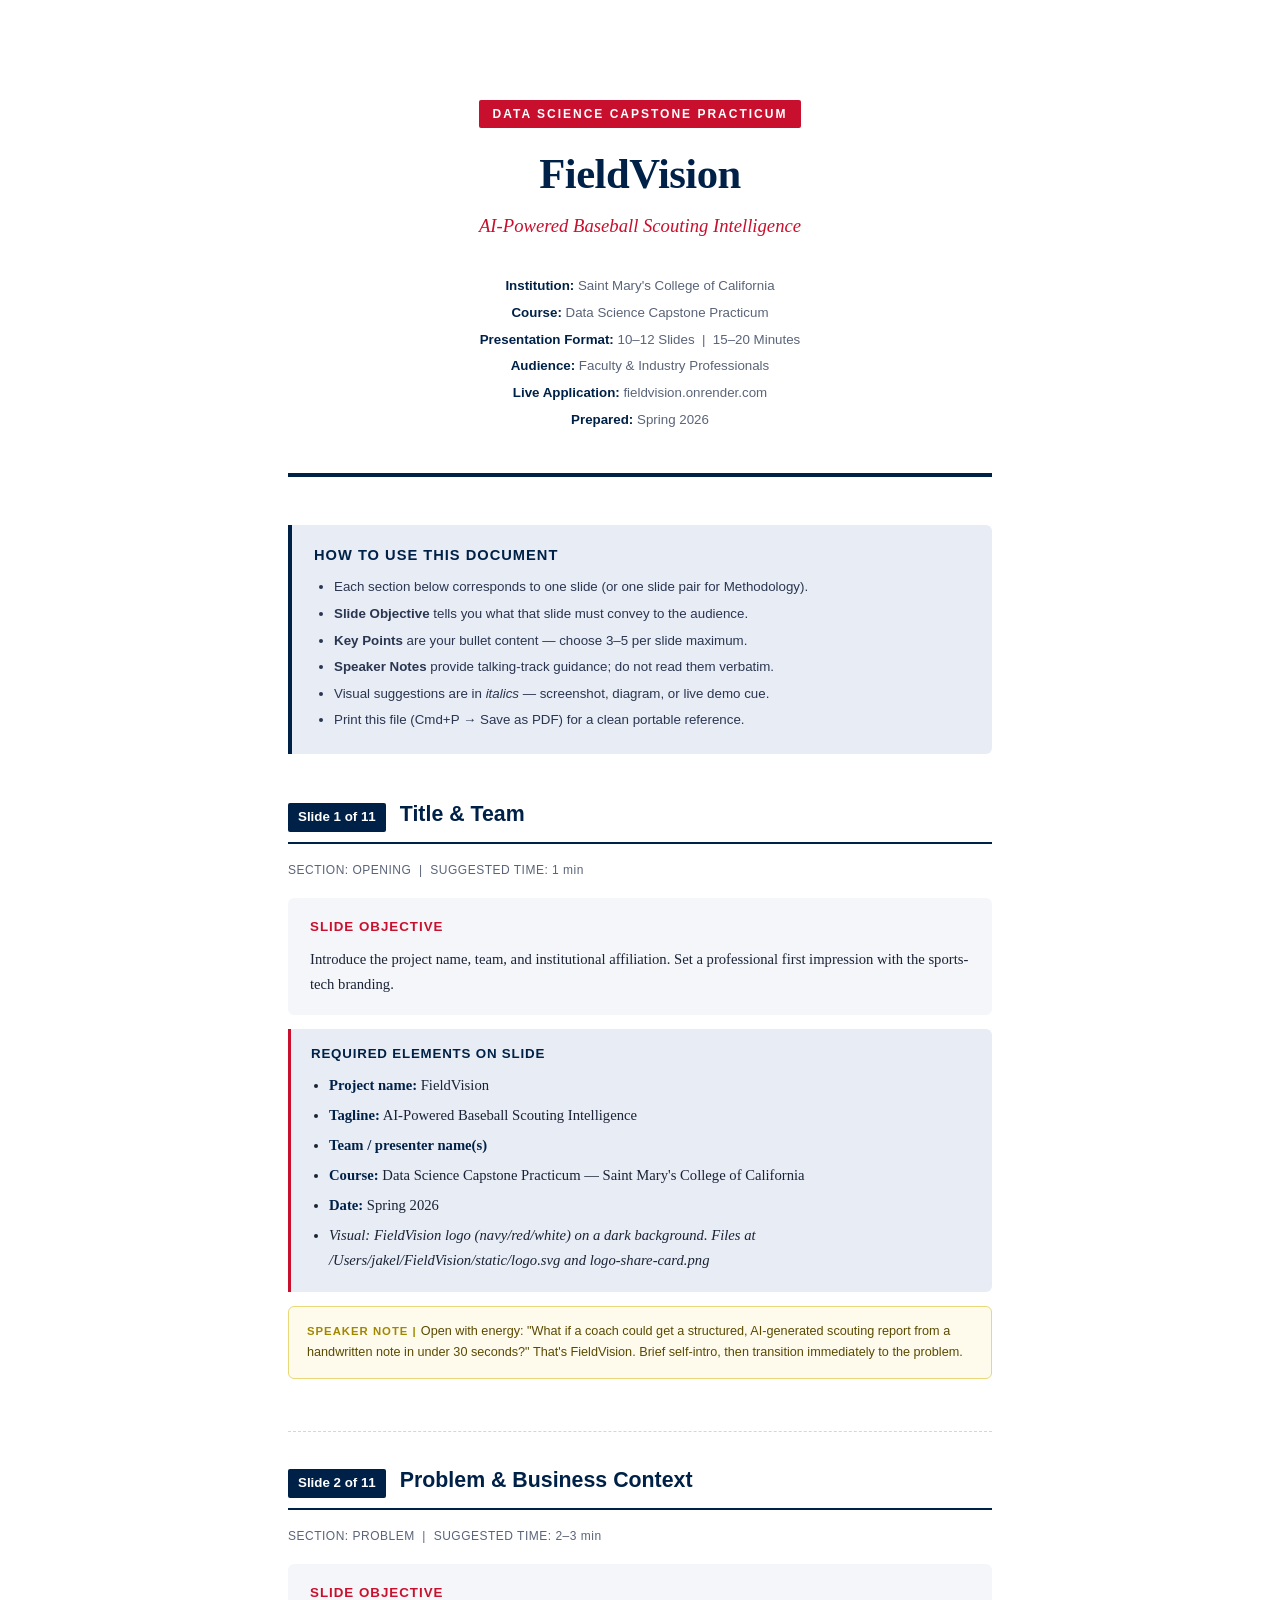
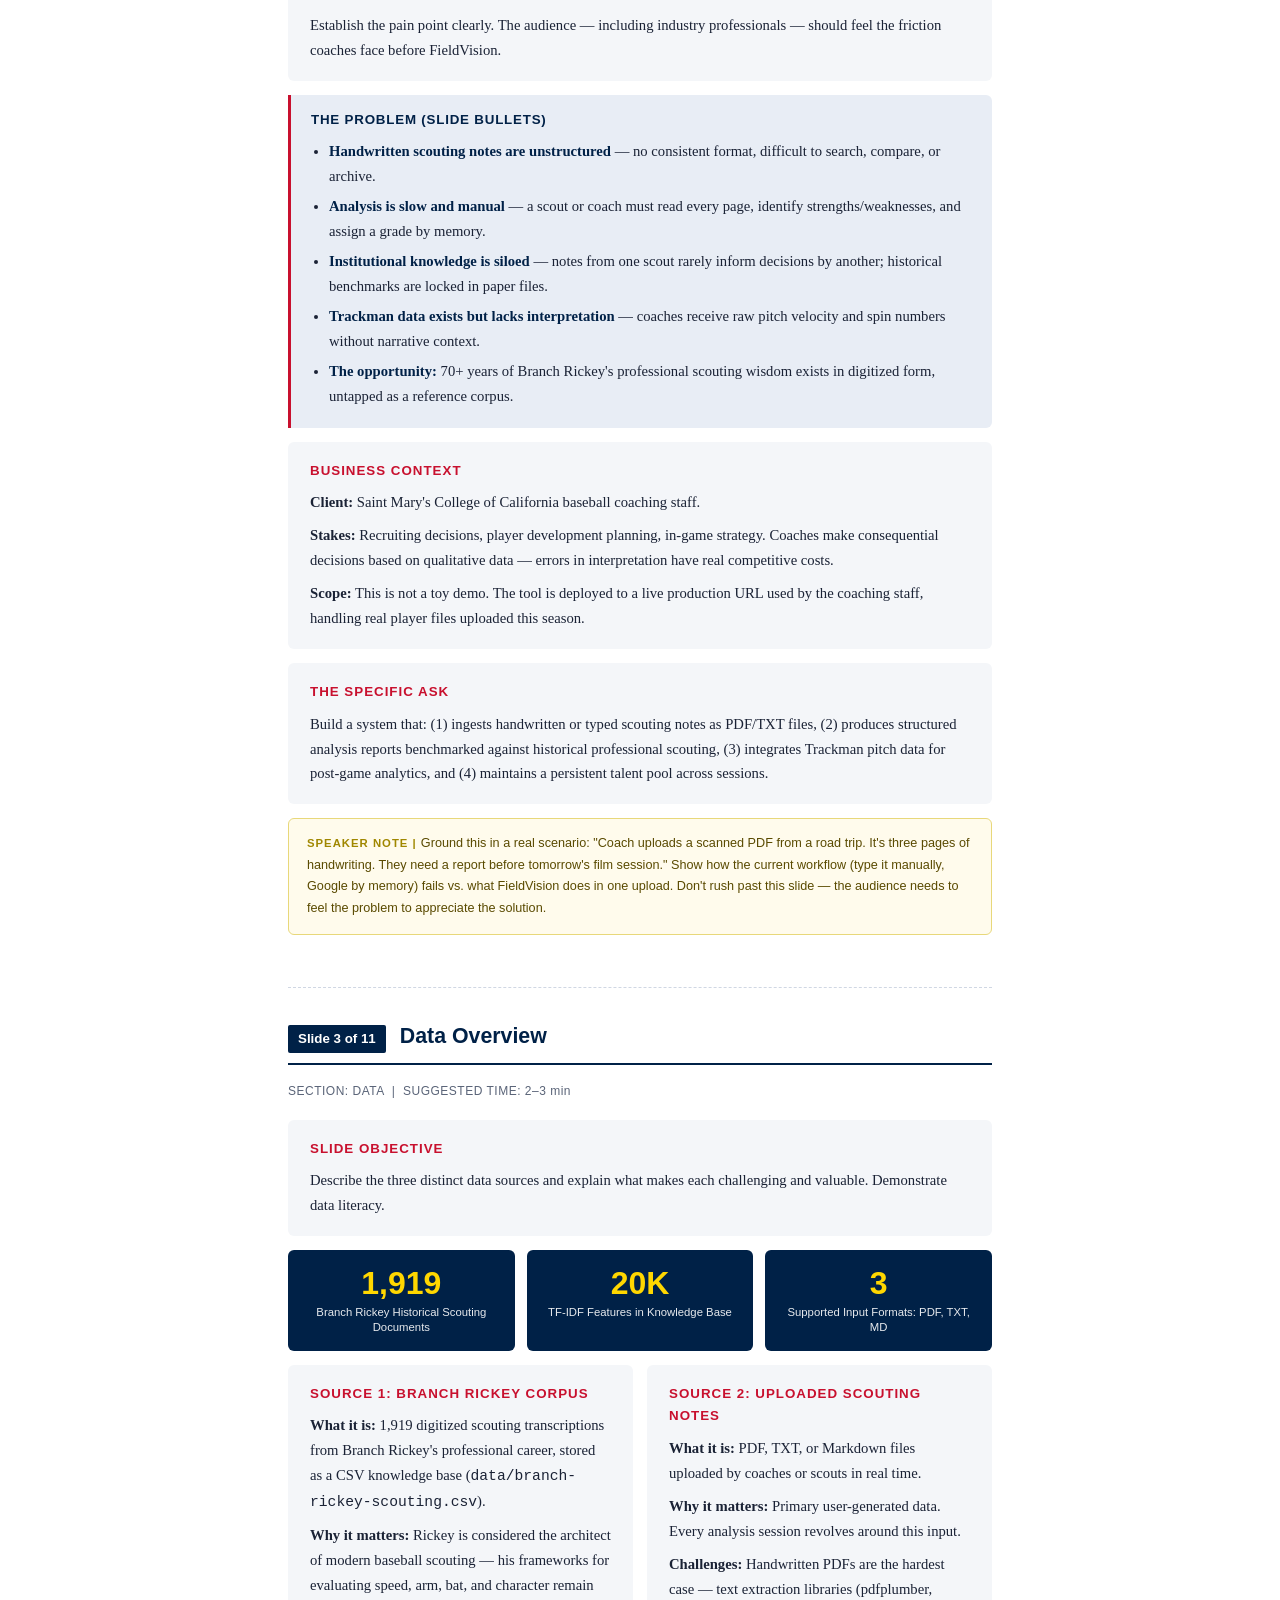
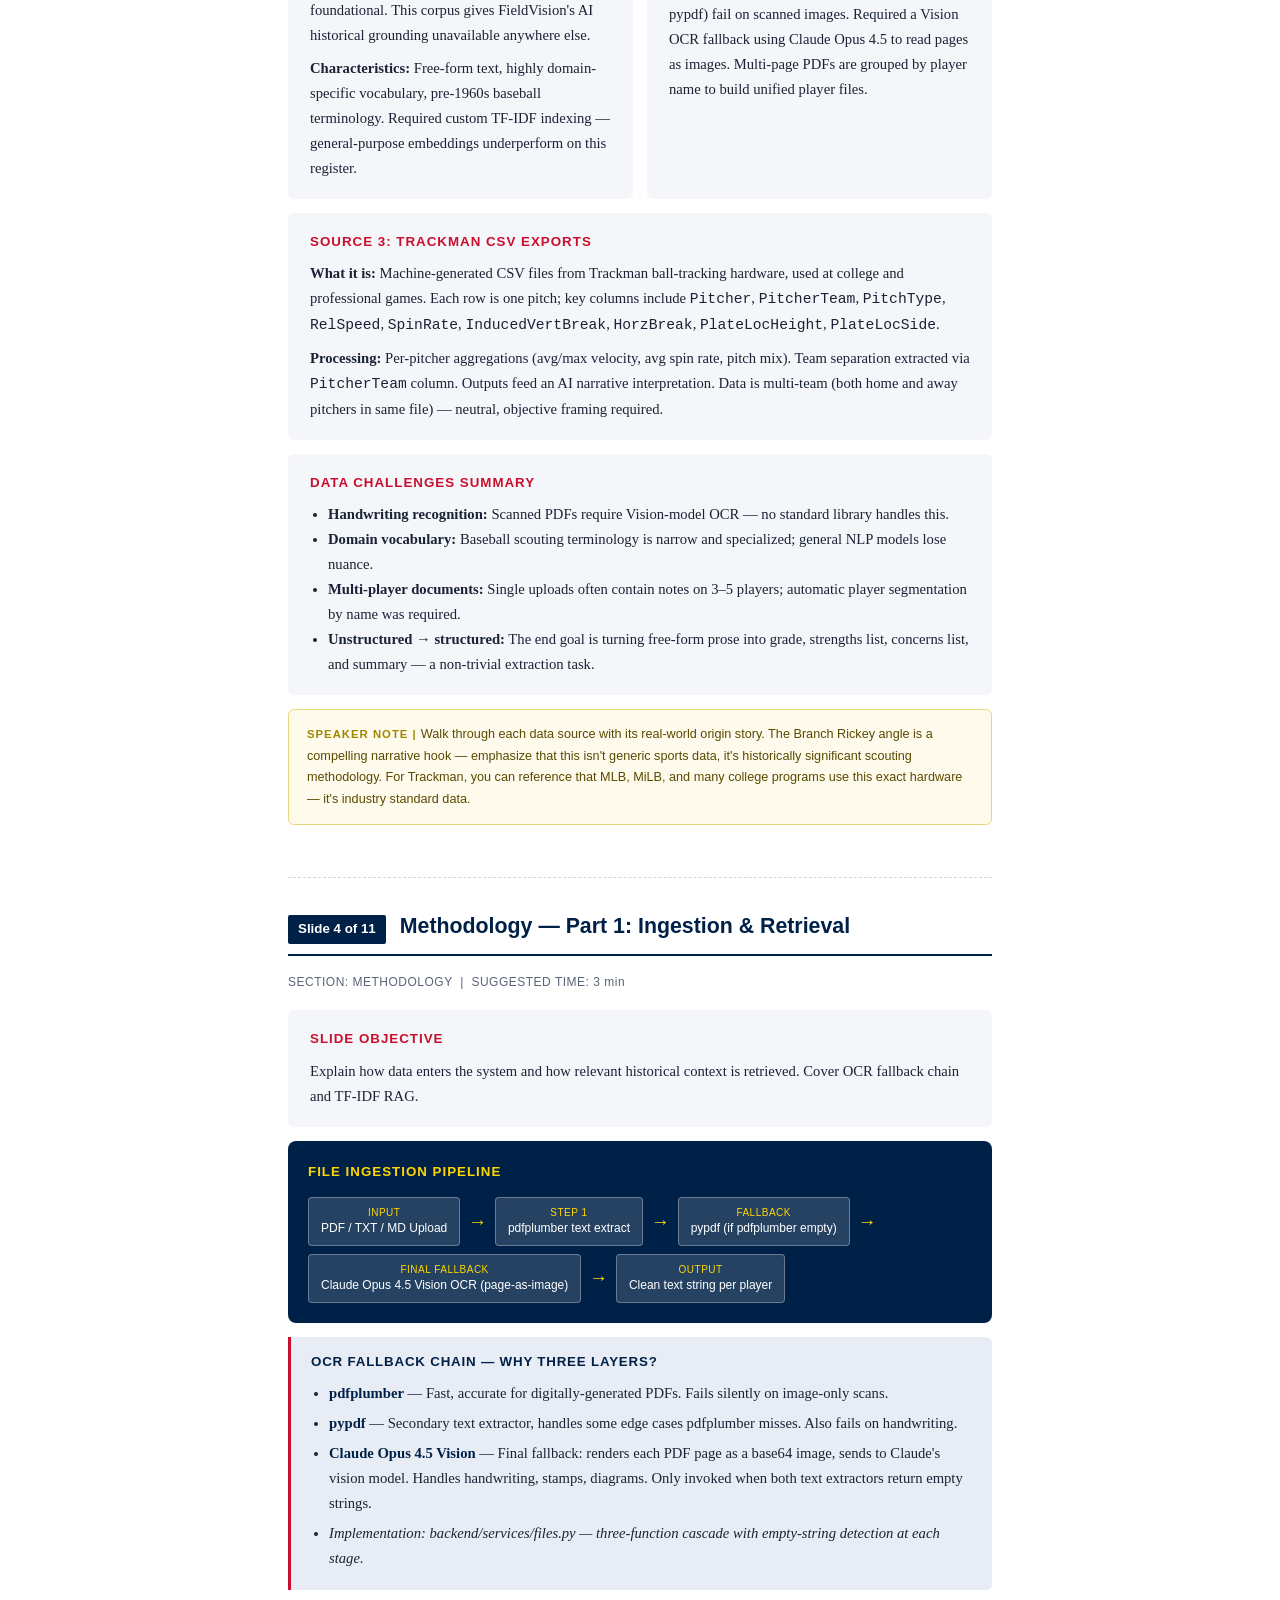
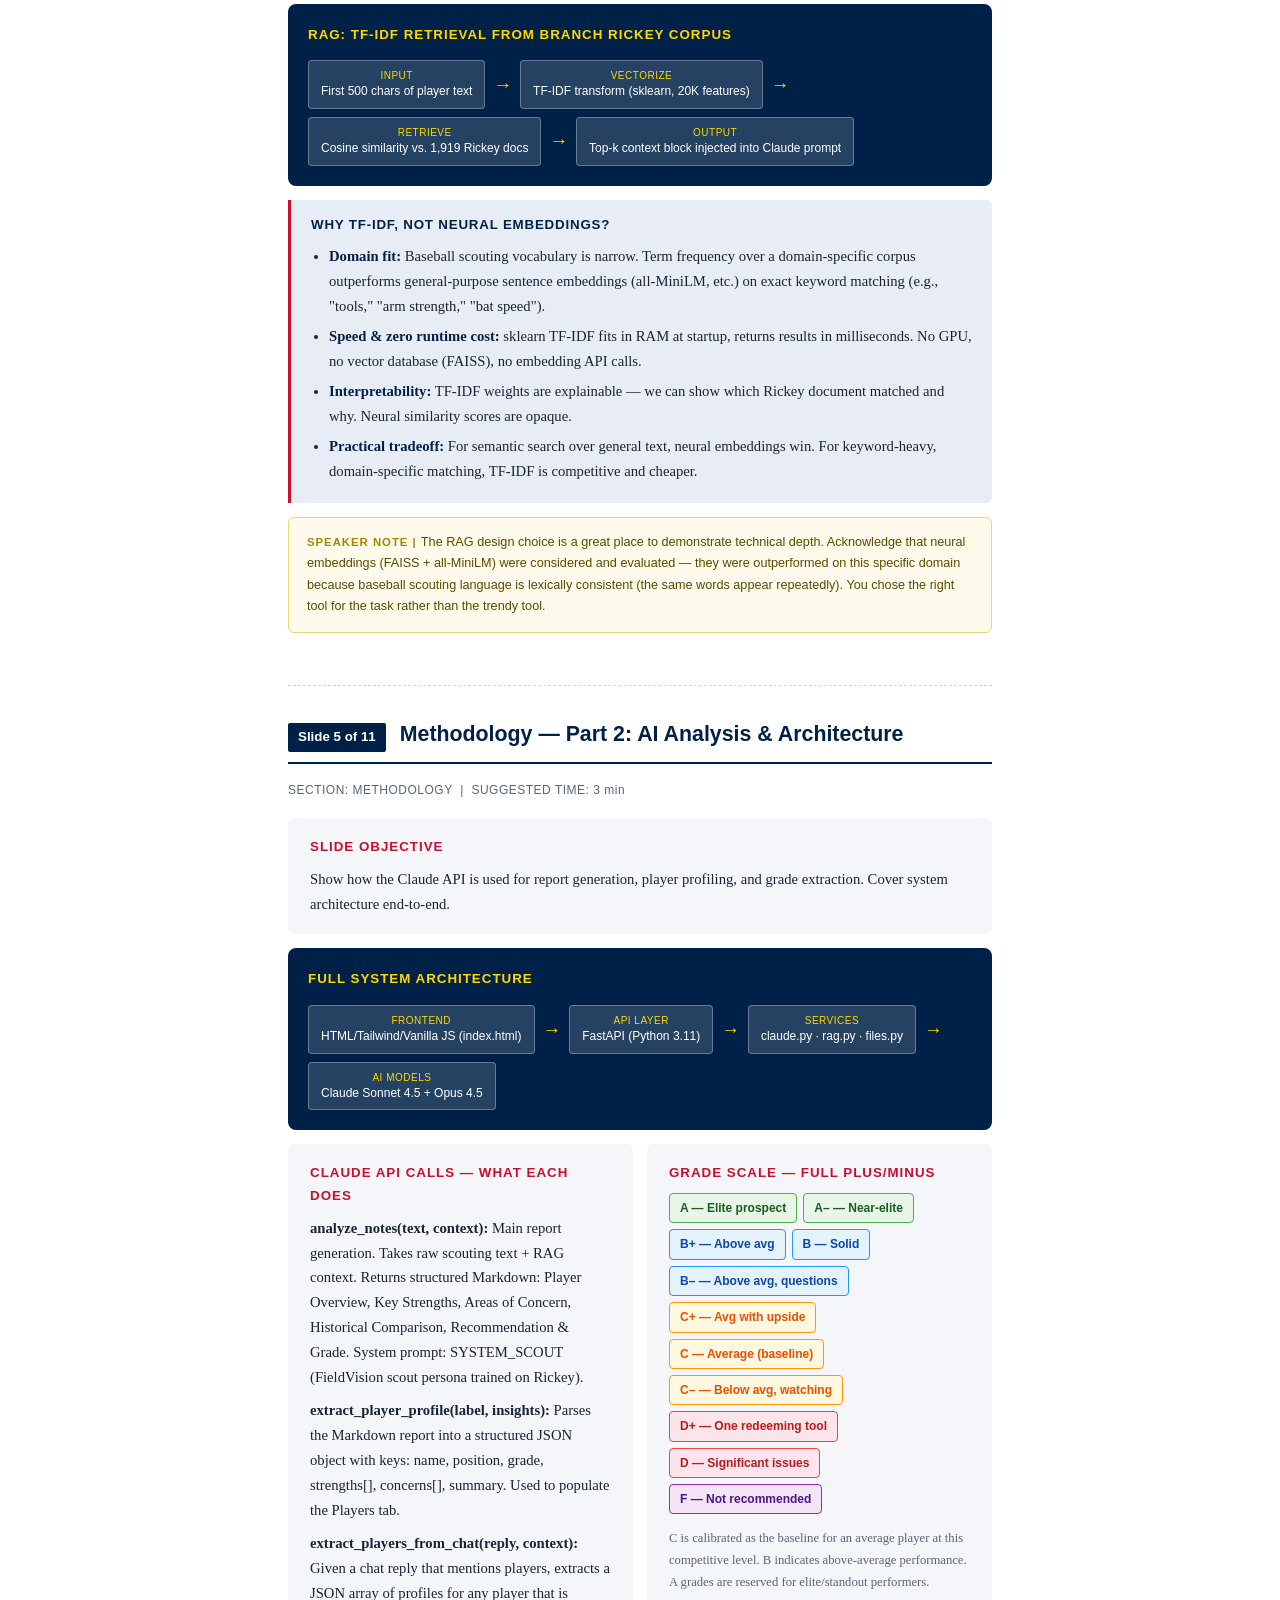
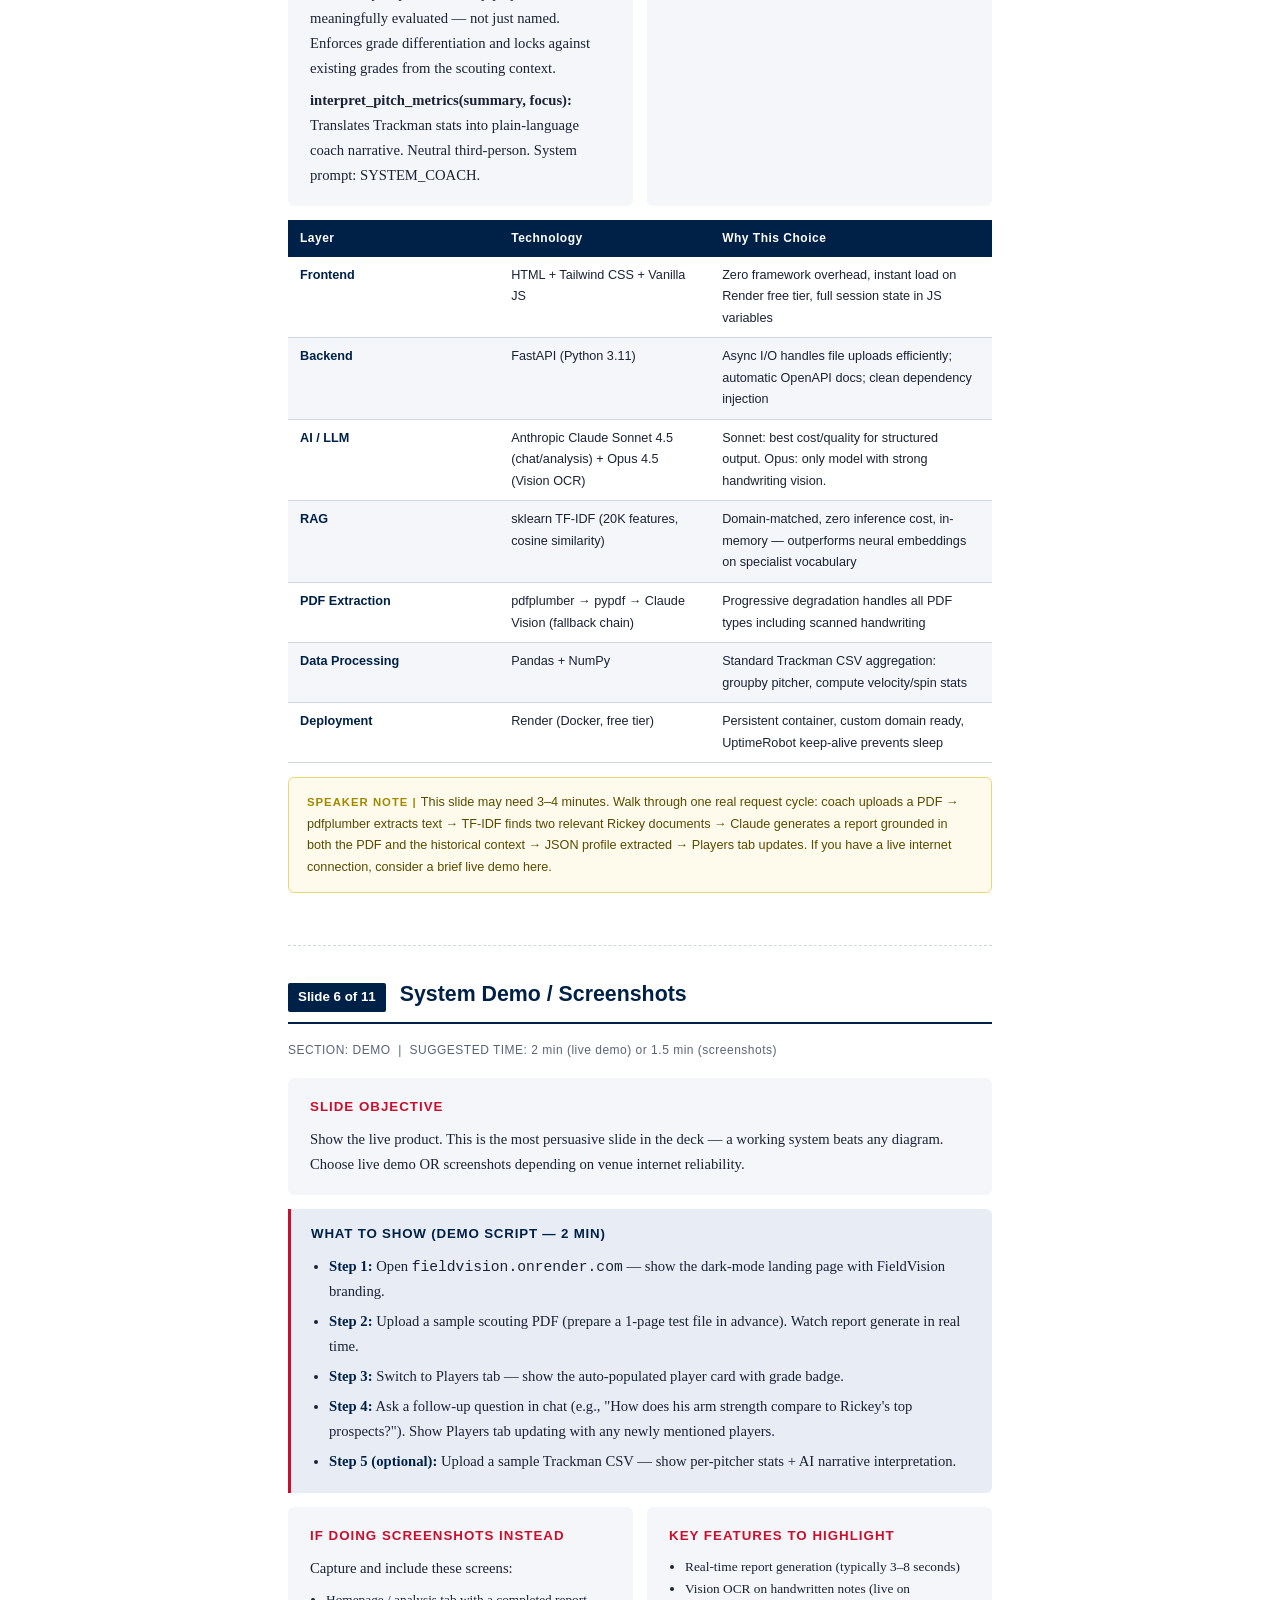
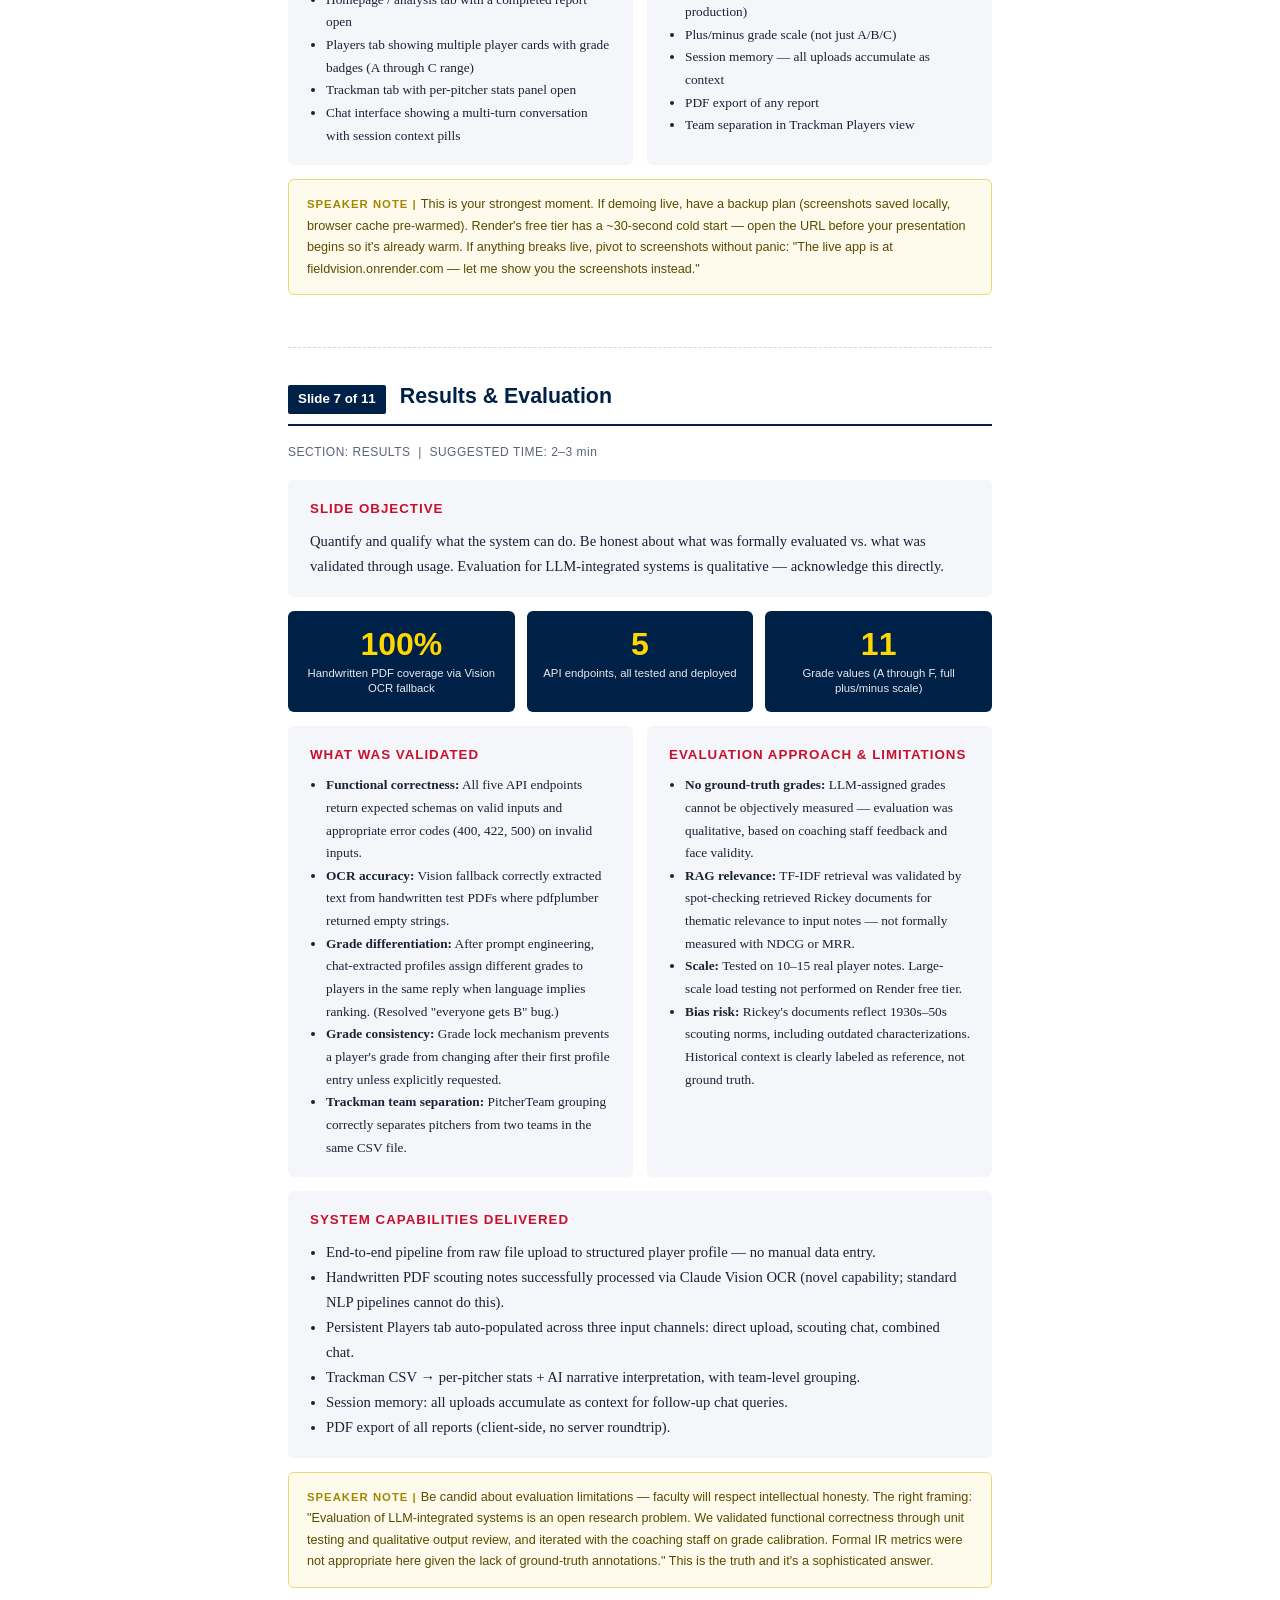
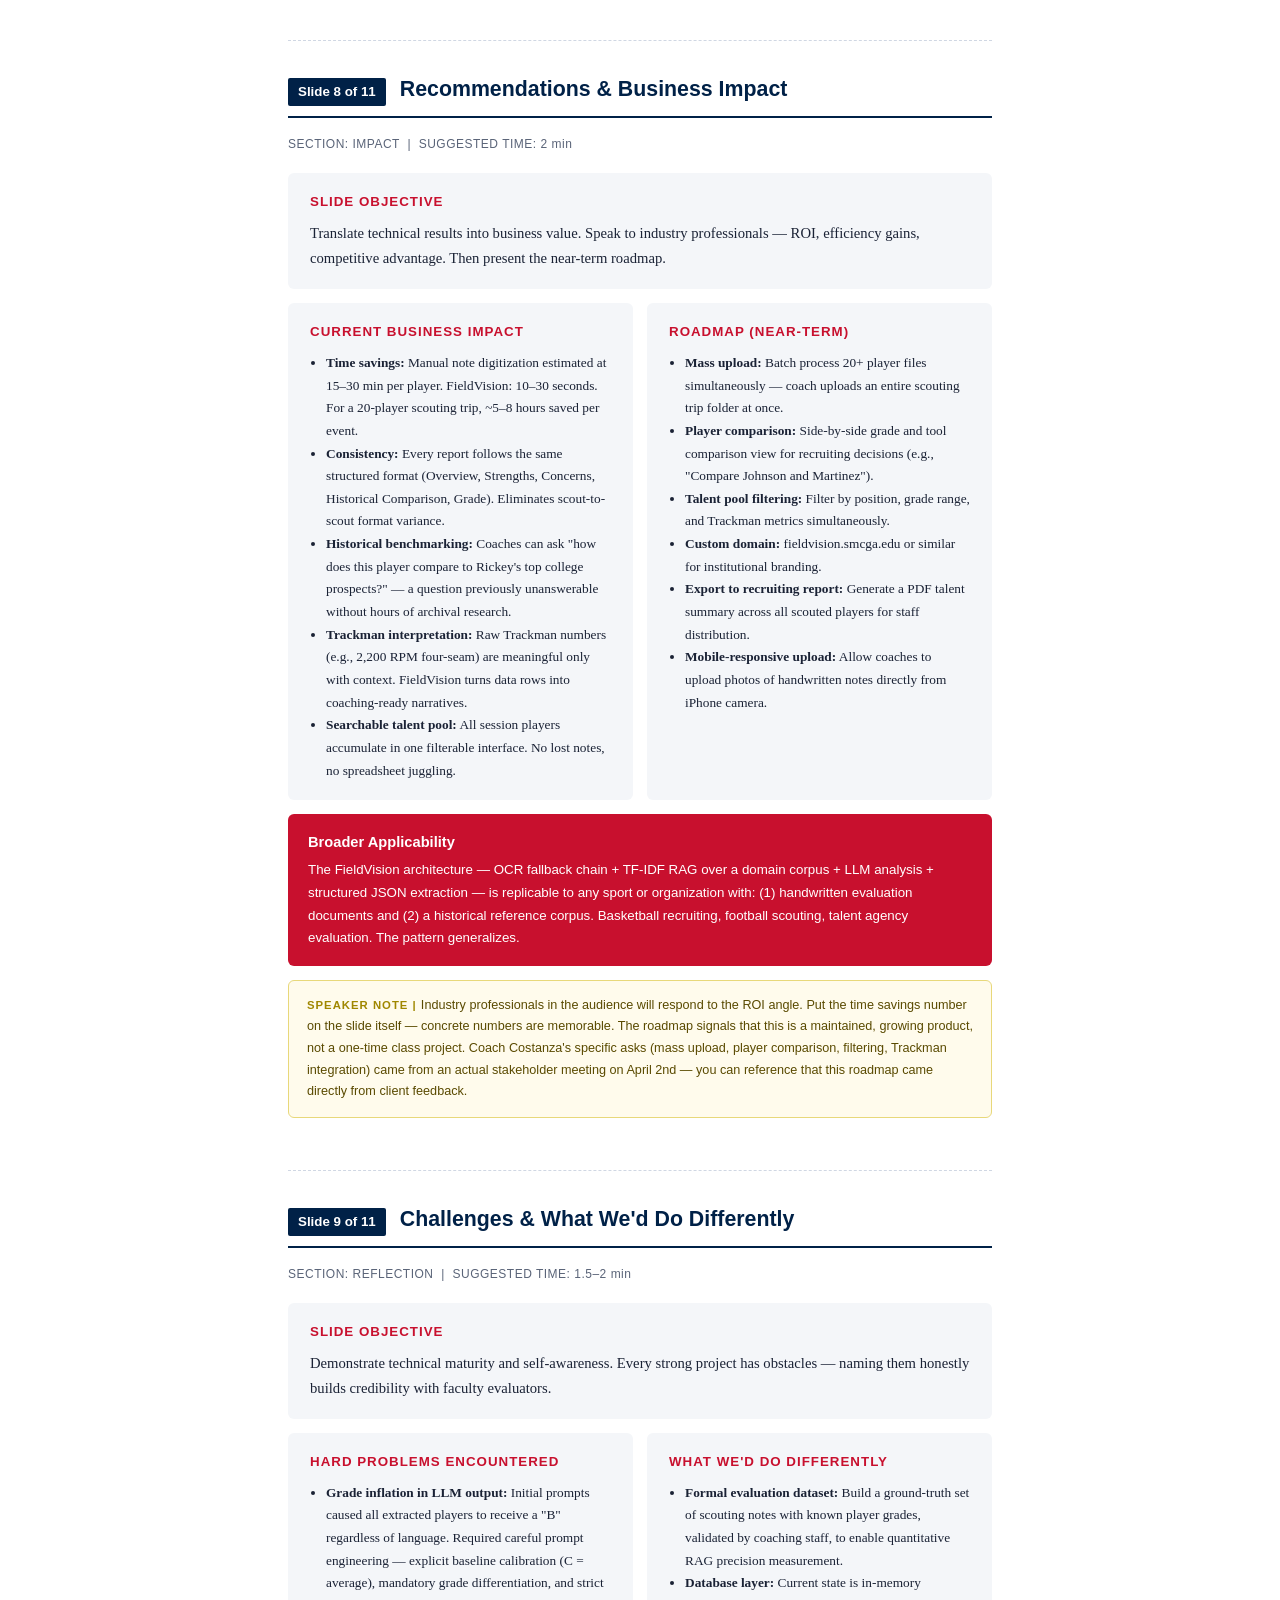
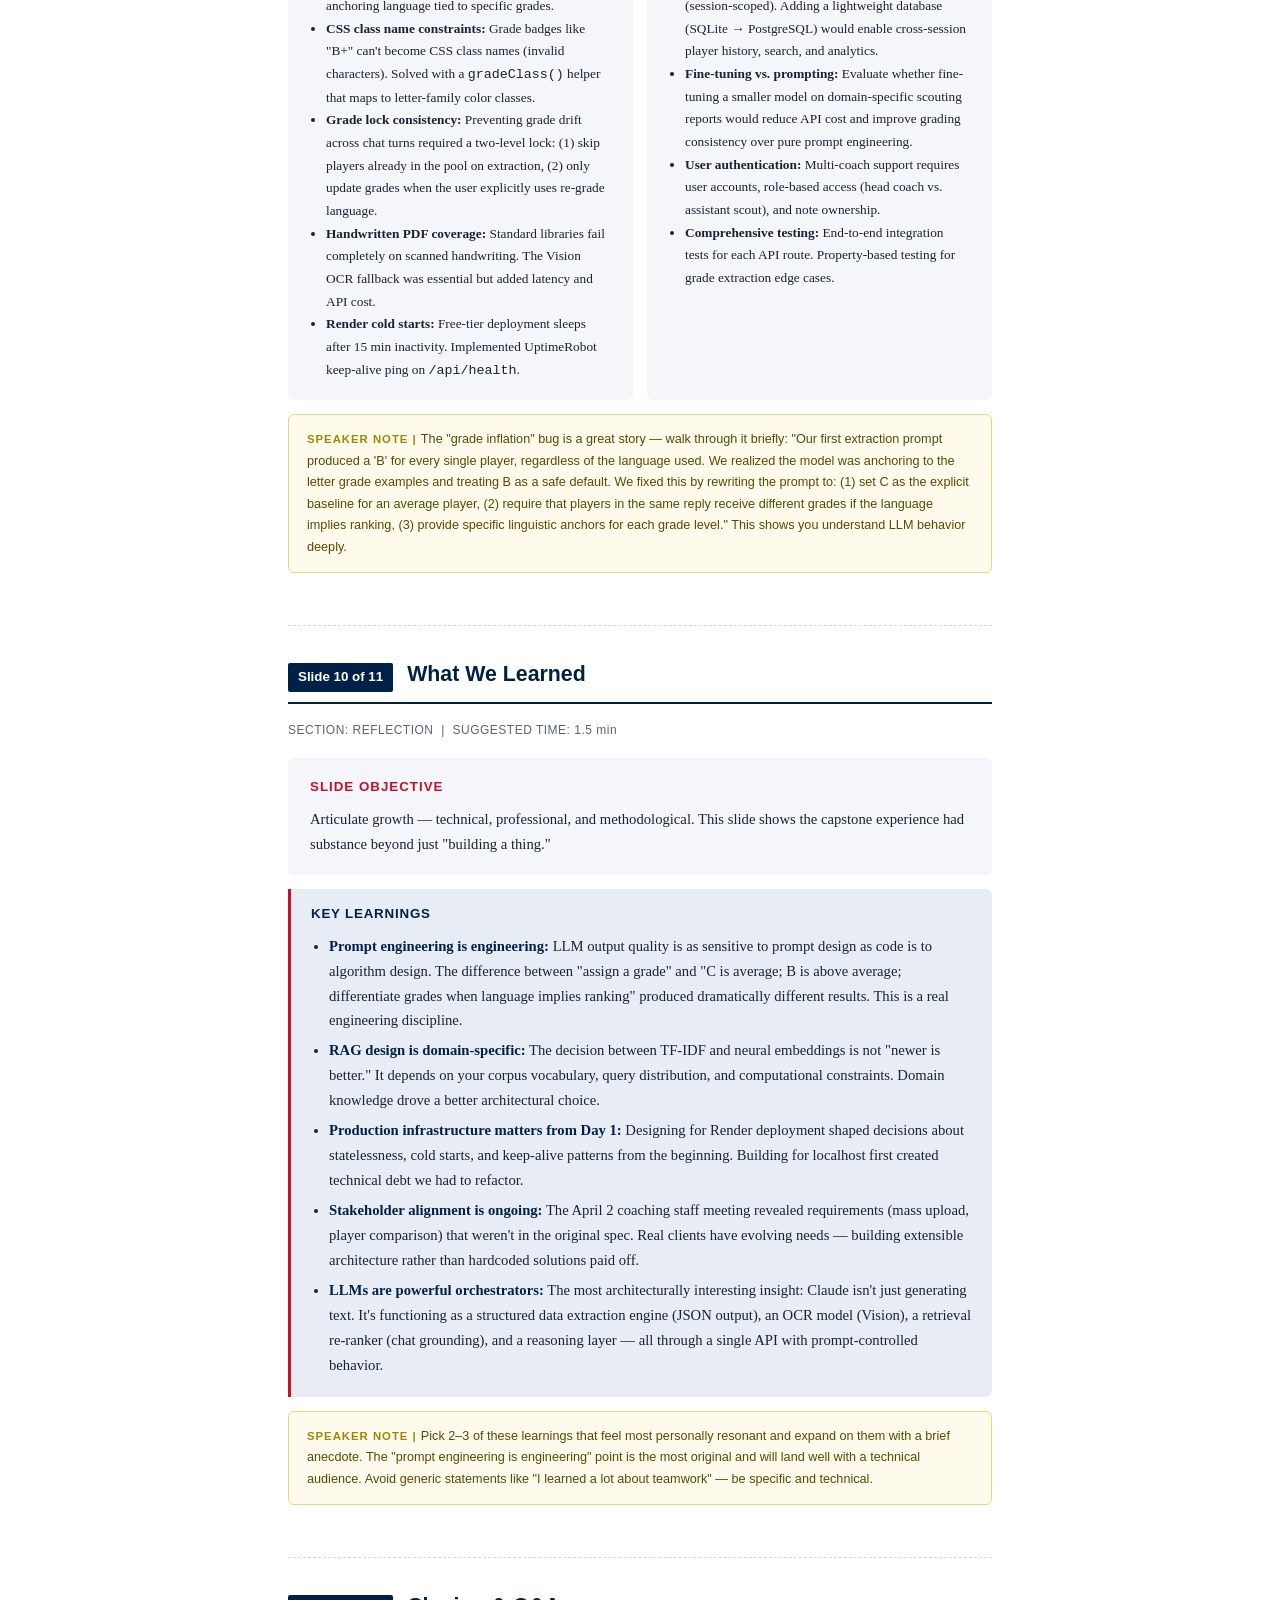
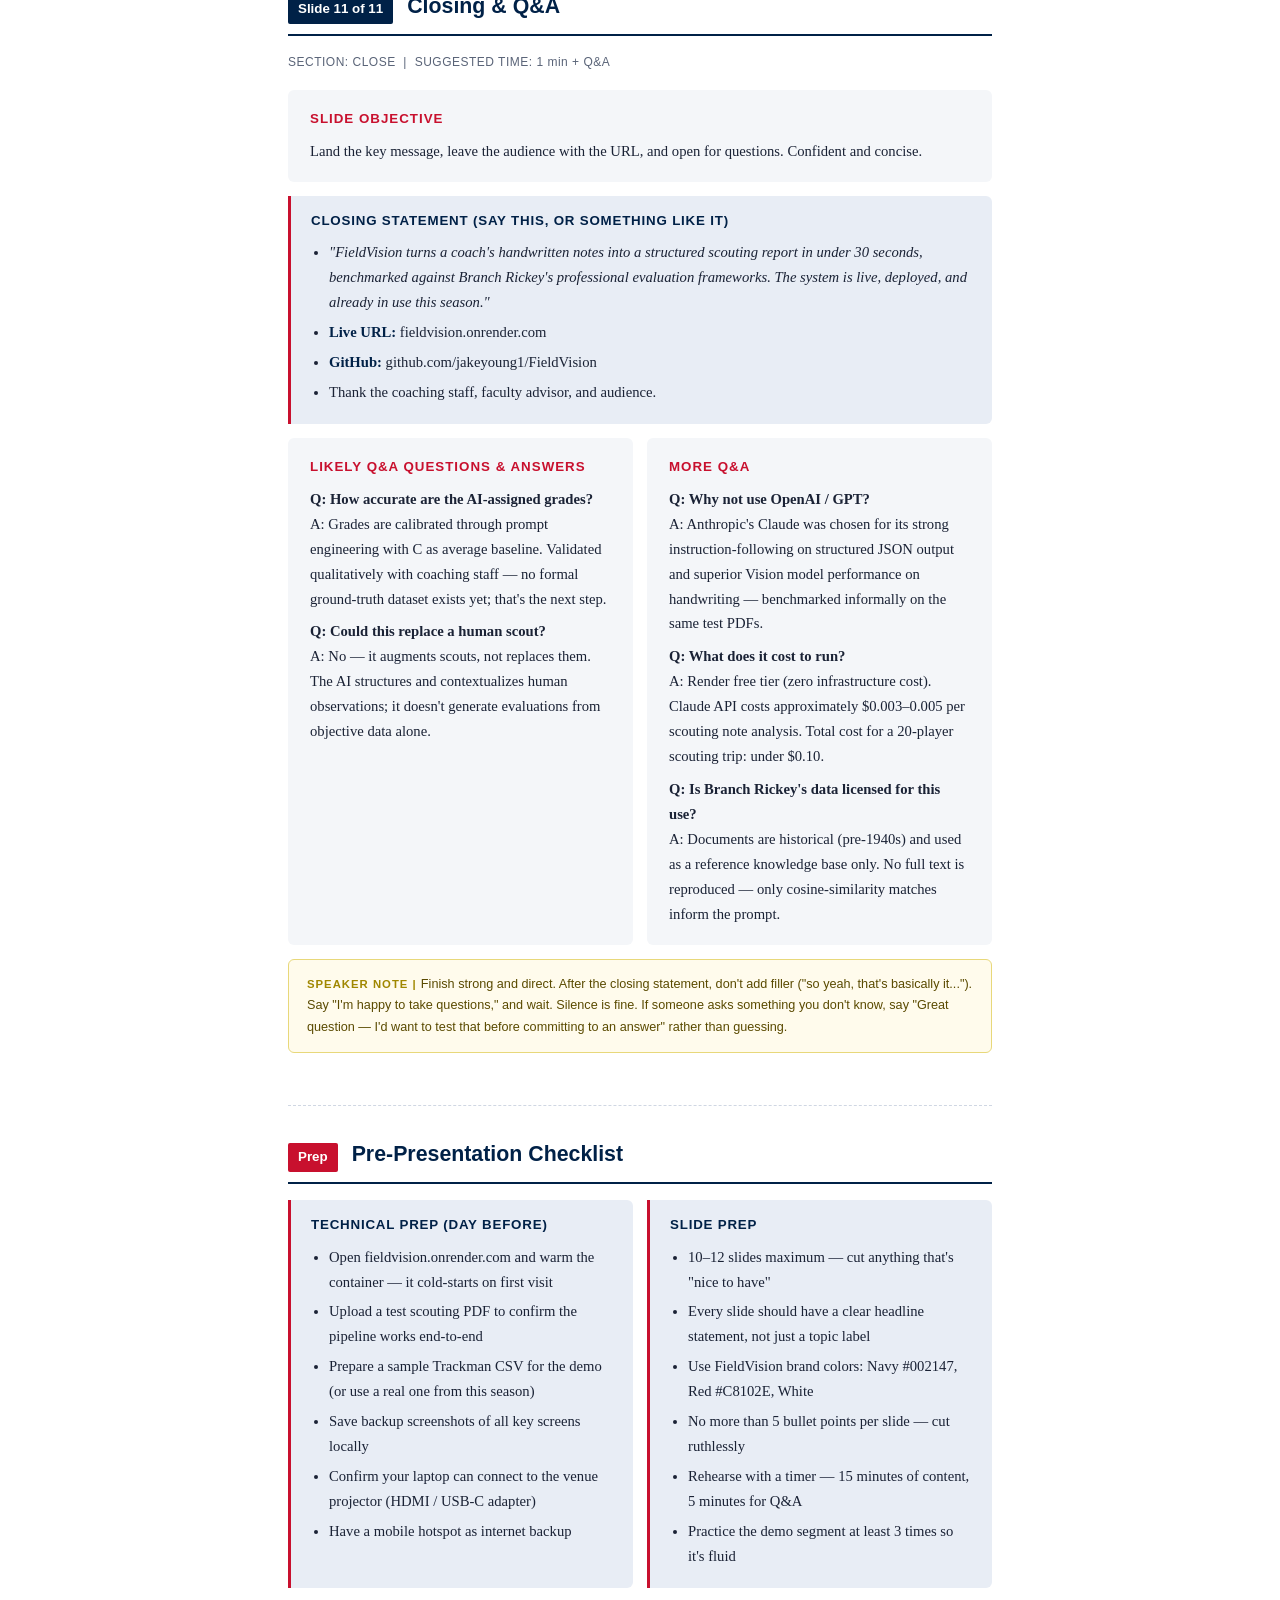
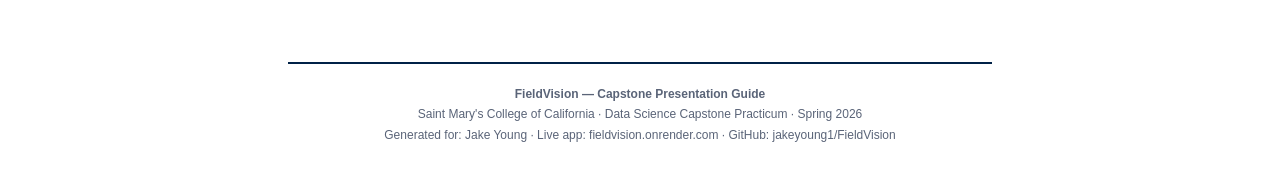
<file: FieldVision_Capstone_Presentation_Guide.html>
<!DOCTYPE html>
<html lang="en">
<head>
<meta charset="UTF-8">
<meta name="viewport" content="width=device-width, initial-scale=1.0">
<title>FieldVision — Capstone Presentation Guide</title>
<style>
  :root {
    --navy: #002147;
    --red: #C8102E;
    --white: #ffffff;
    --light: #f4f6f9;
    --muted: #5a6478;
    --border: #d0d7e3;
    --accent: #e8edf5;
  }

  * { box-sizing: border-box; margin: 0; padding: 0; }

  body {
    font-family: 'Georgia', serif;
    font-size: 11pt;
    line-height: 1.7;
    color: #1a2235;
    background: #fff;
    max-width: 800px;
    margin: 0 auto;
    padding: 40px 48px;
  }

  /* ── Cover ── */
  .cover {
    text-align: center;
    padding: 60px 0 40px;
    border-bottom: 4px solid var(--navy);
    margin-bottom: 48px;
  }
  .cover .badge {
    display: inline-block;
    background: var(--red);
    color: white;
    font-family: 'Arial', sans-serif;
    font-size: 9pt;
    font-weight: bold;
    letter-spacing: 2px;
    text-transform: uppercase;
    padding: 4px 14px;
    border-radius: 2px;
    margin-bottom: 20px;
  }
  .cover h1 {
    font-size: 32pt;
    color: var(--navy);
    font-weight: bold;
    letter-spacing: -0.5px;
    line-height: 1.2;
    margin-bottom: 10px;
  }
  .cover .subtitle {
    font-size: 14pt;
    color: var(--red);
    font-style: italic;
    margin-bottom: 32px;
  }
  .cover .meta {
    font-family: 'Arial', sans-serif;
    font-size: 10pt;
    color: var(--muted);
    line-height: 2;
  }
  .cover .meta strong {
    color: var(--navy);
  }

  /* ── How to Use ── */
  .how-to-use {
    background: var(--accent);
    border-left: 4px solid var(--navy);
    padding: 18px 22px;
    border-radius: 0 6px 6px 0;
    margin-bottom: 48px;
    font-family: 'Arial', sans-serif;
    font-size: 10pt;
  }
  .how-to-use h3 {
    color: var(--navy);
    font-size: 11pt;
    margin-bottom: 8px;
    text-transform: uppercase;
    letter-spacing: 1px;
  }
  .how-to-use ul {
    padding-left: 20px;
  }
  .how-to-use li {
    margin-bottom: 4px;
    color: #2a3550;
  }

  /* ── Slide Sections ── */
  .slide-section {
    margin-bottom: 52px;
    page-break-inside: avoid;
  }

  .slide-header {
    display: flex;
    align-items: baseline;
    gap: 14px;
    margin-bottom: 16px;
    padding-bottom: 10px;
    border-bottom: 2px solid var(--navy);
  }
  .slide-number {
    background: var(--navy);
    color: white;
    font-family: 'Arial', sans-serif;
    font-size: 10pt;
    font-weight: bold;
    padding: 3px 10px;
    border-radius: 2px;
    white-space: nowrap;
    flex-shrink: 0;
  }
  .slide-title {
    font-family: 'Arial', sans-serif;
    font-size: 16pt;
    font-weight: bold;
    color: var(--navy);
    line-height: 1.2;
  }
  .slide-meta {
    font-family: 'Arial', sans-serif;
    font-size: 9pt;
    color: var(--muted);
    margin-bottom: 18px;
    letter-spacing: 0.5px;
  }

  /* ── Content blocks ── */
  .content-block {
    background: var(--light);
    border-radius: 6px;
    padding: 18px 22px;
    margin-bottom: 14px;
  }
  .content-block h4 {
    font-family: 'Arial', sans-serif;
    font-size: 10pt;
    font-weight: bold;
    color: var(--red);
    text-transform: uppercase;
    letter-spacing: 1px;
    margin-bottom: 8px;
  }
  .content-block p {
    margin-bottom: 8px;
  }
  .content-block p:last-child {
    margin-bottom: 0;
  }

  .bullet-block {
    background: var(--accent);
    border-left: 3px solid var(--red);
    padding: 14px 20px;
    margin-bottom: 14px;
    border-radius: 0 6px 6px 0;
  }
  .bullet-block h4 {
    font-family: 'Arial', sans-serif;
    font-size: 10pt;
    font-weight: bold;
    color: var(--navy);
    margin-bottom: 8px;
    text-transform: uppercase;
    letter-spacing: 0.8px;
  }
  .bullet-block ul {
    padding-left: 18px;
  }
  .bullet-block li {
    margin-bottom: 5px;
  }
  .bullet-block li strong {
    color: var(--navy);
  }

  .speaker-note {
    background: #fffbec;
    border: 1px solid #e8d87a;
    border-radius: 6px;
    padding: 14px 18px;
    margin-bottom: 14px;
    font-family: 'Arial', sans-serif;
    font-size: 9.5pt;
    color: #5a4a00;
  }
  .speaker-note::before {
    content: "SPEAKER NOTE  |  ";
    font-weight: bold;
    font-size: 8.5pt;
    letter-spacing: 1px;
    color: #a08700;
  }

  .two-col {
    display: grid;
    grid-template-columns: 1fr 1fr;
    gap: 14px;
    margin-bottom: 14px;
  }
  .two-col .content-block {
    margin-bottom: 0;
  }

  .stat-row {
    display: grid;
    grid-template-columns: repeat(3, 1fr);
    gap: 12px;
    margin-bottom: 14px;
  }
  .stat-box {
    background: var(--navy);
    color: white;
    text-align: center;
    padding: 16px 12px;
    border-radius: 6px;
  }
  .stat-box .stat-num {
    font-size: 24pt;
    font-weight: bold;
    font-family: 'Arial', sans-serif;
    line-height: 1.1;
    color: #ffd700;
  }
  .stat-box .stat-label {
    font-family: 'Arial', sans-serif;
    font-size: 8.5pt;
    line-height: 1.3;
    margin-top: 4px;
    opacity: 0.9;
  }

  .tech-table {
    width: 100%;
    border-collapse: collapse;
    margin-bottom: 14px;
    font-family: 'Arial', sans-serif;
    font-size: 9.5pt;
  }
  .tech-table th {
    background: var(--navy);
    color: white;
    padding: 8px 12px;
    text-align: left;
    font-size: 9pt;
    letter-spacing: 0.5px;
  }
  .tech-table td {
    padding: 8px 12px;
    border-bottom: 1px solid var(--border);
    vertical-align: top;
  }
  .tech-table tr:nth-child(even) td {
    background: var(--light);
  }
  .tech-table td:first-child {
    font-weight: bold;
    color: var(--navy);
    width: 30%;
  }

  .flow-diagram {
    background: var(--navy);
    border-radius: 8px;
    padding: 20px;
    margin-bottom: 14px;
    color: white;
    font-family: 'Arial', sans-serif;
    font-size: 9pt;
  }
  .flow-diagram h4 {
    color: #ffd700;
    font-size: 10pt;
    margin-bottom: 14px;
    text-transform: uppercase;
    letter-spacing: 1px;
  }
  .flow-steps {
    display: flex;
    align-items: center;
    flex-wrap: wrap;
    gap: 8px;
  }
  .flow-step {
    background: rgba(255,255,255,0.15);
    border: 1px solid rgba(255,255,255,0.3);
    border-radius: 4px;
    padding: 8px 12px;
    text-align: center;
    font-size: 9pt;
    line-height: 1.3;
    min-width: 90px;
  }
  .flow-step .step-label {
    font-size: 7.5pt;
    color: #ffd700;
    text-transform: uppercase;
    letter-spacing: 0.5px;
    display: block;
    margin-bottom: 2px;
  }
  .flow-arrow {
    color: #ffd700;
    font-size: 14pt;
    font-weight: bold;
  }

  .grade-table {
    display: flex;
    flex-wrap: wrap;
    gap: 6px;
    margin-bottom: 14px;
  }
  .grade-chip {
    border-radius: 4px;
    padding: 4px 10px;
    font-family: 'Arial', sans-serif;
    font-size: 9pt;
    font-weight: bold;
    white-space: nowrap;
  }
  .grade-A  { background: #e8f5e9; color: #1b5e20; border: 1px solid #4caf50; }
  .grade-B  { background: #e3f2fd; color: #0d47a1; border: 1px solid #2196f3; }
  .grade-C  { background: #fff8e1; color: #e65100; border: 1px solid #ff9800; }
  .grade-D  { background: #fce4ec; color: #b71c1c; border: 1px solid #f44336; }
  .grade-F  { background: #f3e5f5; color: #4a148c; border: 1px solid #9c27b0; }

  .callout {
    background: var(--red);
    color: white;
    border-radius: 6px;
    padding: 16px 20px;
    margin-bottom: 14px;
    font-family: 'Arial', sans-serif;
    font-size: 10pt;
  }
  .callout strong {
    font-size: 11pt;
    display: block;
    margin-bottom: 4px;
  }

  /* ── Dividers ── */
  .section-divider {
    border: none;
    border-top: 1px dashed var(--border);
    margin: 36px 0;
  }

  /* ── Footer ── */
  .doc-footer {
    margin-top: 60px;
    padding-top: 20px;
    border-top: 2px solid var(--navy);
    font-family: 'Arial', sans-serif;
    font-size: 9pt;
    color: var(--muted);
    text-align: center;
  }

  /* ── Print ── */
  @media print {
    body { padding: 20px 30px; font-size: 10pt; }
    .slide-section { page-break-after: always; }
    .slide-section:last-of-type { page-break-after: avoid; }
    .two-col { display: grid; }
    .stat-row { display: grid; }
  }
</style>
</head>
<body>

<!-- ════════════════════════════════════════════ COVER ════════ -->
<div class="cover">
  <div class="badge">Data Science Capstone Practicum</div>
  <h1>FieldVision</h1>
  <div class="subtitle">AI-Powered Baseball Scouting Intelligence</div>
  <div class="meta">
    <strong>Institution:</strong> Saint Mary's College of California<br>
    <strong>Course:</strong> Data Science Capstone Practicum<br>
    <strong>Presentation Format:</strong> 10–12 Slides &nbsp;|&nbsp; 15–20 Minutes<br>
    <strong>Audience:</strong> Faculty &amp; Industry Professionals<br>
    <strong>Live Application:</strong> fieldvision.onrender.com<br>
    <strong>Prepared:</strong> Spring 2026
  </div>
</div>

<!-- ════════════════════ HOW TO USE THIS DOC ════════════════════ -->
<div class="how-to-use">
  <h3>How to Use This Document</h3>
  <ul>
    <li>Each section below corresponds to one slide (or one slide pair for Methodology).</li>
    <li><strong>Slide Objective</strong> tells you what that slide must convey to the audience.</li>
    <li><strong>Key Points</strong> are your bullet content — choose 3–5 per slide maximum.</li>
    <li><strong>Speaker Notes</strong> provide talking-track guidance; do not read them verbatim.</li>
    <li>Visual suggestions are in <em>italics</em> — screenshot, diagram, or live demo cue.</li>
    <li>Print this file (Cmd+P → Save as PDF) for a clean portable reference.</li>
  </ul>
</div>

<!-- ════════════════════════ SLIDE 1 ════════════════════════════ -->
<div class="slide-section">
  <div class="slide-header">
    <span class="slide-number">Slide 1 of 11</span>
    <span class="slide-title">Title &amp; Team</span>
  </div>
  <div class="slide-meta">SECTION: OPENING &nbsp;|&nbsp; SUGGESTED TIME: 1 min</div>

  <div class="content-block">
    <h4>Slide Objective</h4>
    <p>Introduce the project name, team, and institutional affiliation. Set a professional first impression with the sports-tech branding.</p>
  </div>

  <div class="bullet-block">
    <h4>Required Elements on Slide</h4>
    <ul>
      <li><strong>Project name:</strong> FieldVision</li>
      <li><strong>Tagline:</strong> AI-Powered Baseball Scouting Intelligence</li>
      <li><strong>Team / presenter name(s)</strong></li>
      <li><strong>Course:</strong> Data Science Capstone Practicum — Saint Mary's College of California</li>
      <li><strong>Date:</strong> Spring 2026</li>
      <li><em>Visual: FieldVision logo (navy/red/white) on a dark background. Files at /Users/jakel/FieldVision/static/logo.svg and logo-share-card.png</em></li>
    </ul>
  </div>

  <div class="speaker-note">
    Open with energy: "What if a coach could get a structured, AI-generated scouting report from a handwritten note in under 30 seconds?" That's FieldVision. Brief self-intro, then transition immediately to the problem.
  </div>
</div>

<hr class="section-divider">

<!-- ════════════════════════ SLIDE 2 ════════════════════════════ -->
<div class="slide-section">
  <div class="slide-header">
    <span class="slide-number">Slide 2 of 11</span>
    <span class="slide-title">Problem &amp; Business Context</span>
  </div>
  <div class="slide-meta">SECTION: PROBLEM &nbsp;|&nbsp; SUGGESTED TIME: 2–3 min</div>

  <div class="content-block">
    <h4>Slide Objective</h4>
    <p>Establish the pain point clearly. The audience — including industry professionals — should feel the friction coaches face before FieldVision.</p>
  </div>

  <div class="bullet-block">
    <h4>The Problem (Slide Bullets)</h4>
    <ul>
      <li><strong>Handwritten scouting notes are unstructured</strong> — no consistent format, difficult to search, compare, or archive.</li>
      <li><strong>Analysis is slow and manual</strong> — a scout or coach must read every page, identify strengths/weaknesses, and assign a grade by memory.</li>
      <li><strong>Institutional knowledge is siloed</strong> — notes from one scout rarely inform decisions by another; historical benchmarks are locked in paper files.</li>
      <li><strong>Trackman data exists but lacks interpretation</strong> — coaches receive raw pitch velocity and spin numbers without narrative context.</li>
      <li><strong>The opportunity:</strong> 70+ years of Branch Rickey's professional scouting wisdom exists in digitized form, untapped as a reference corpus.</li>
    </ul>
  </div>

  <div class="content-block">
    <h4>Business Context</h4>
    <p><strong>Client:</strong> Saint Mary's College of California baseball coaching staff.</p>
    <p><strong>Stakes:</strong> Recruiting decisions, player development planning, in-game strategy. Coaches make consequential decisions based on qualitative data — errors in interpretation have real competitive costs.</p>
    <p><strong>Scope:</strong> This is not a toy demo. The tool is deployed to a live production URL used by the coaching staff, handling real player files uploaded this season.</p>
  </div>

  <div class="content-block">
    <h4>The Specific Ask</h4>
    <p>Build a system that: (1) ingests handwritten or typed scouting notes as PDF/TXT files, (2) produces structured analysis reports benchmarked against historical professional scouting, (3) integrates Trackman pitch data for post-game analytics, and (4) maintains a persistent talent pool across sessions.</p>
  </div>

  <div class="speaker-note">
    Ground this in a real scenario: "Coach uploads a scanned PDF from a road trip. It's three pages of handwriting. They need a report before tomorrow's film session." Show how the current workflow (type it manually, Google by memory) fails vs. what FieldVision does in one upload. Don't rush past this slide — the audience needs to feel the problem to appreciate the solution.
  </div>
</div>

<hr class="section-divider">

<!-- ════════════════════════ SLIDE 3 ════════════════════════════ -->
<div class="slide-section">
  <div class="slide-header">
    <span class="slide-number">Slide 3 of 11</span>
    <span class="slide-title">Data Overview</span>
  </div>
  <div class="slide-meta">SECTION: DATA &nbsp;|&nbsp; SUGGESTED TIME: 2–3 min</div>

  <div class="content-block">
    <h4>Slide Objective</h4>
    <p>Describe the three distinct data sources and explain what makes each challenging and valuable. Demonstrate data literacy.</p>
  </div>

  <div class="stat-row">
    <div class="stat-box">
      <div class="stat-num">1,919</div>
      <div class="stat-label">Branch Rickey Historical Scouting Documents</div>
    </div>
    <div class="stat-box">
      <div class="stat-num">20K</div>
      <div class="stat-label">TF-IDF Features in Knowledge Base</div>
    </div>
    <div class="stat-box">
      <div class="stat-num">3</div>
      <div class="stat-label">Supported Input Formats: PDF, TXT, MD</div>
    </div>
  </div>

  <div class="two-col">
    <div class="content-block">
      <h4>Source 1: Branch Rickey Corpus</h4>
      <p><strong>What it is:</strong> 1,919 digitized scouting transcriptions from Branch Rickey's professional career, stored as a CSV knowledge base (<code>data/branch-rickey-scouting.csv</code>).</p>
      <p><strong>Why it matters:</strong> Rickey is considered the architect of modern baseball scouting — his frameworks for evaluating speed, arm, bat, and character remain foundational. This corpus gives FieldVision's AI historical grounding unavailable anywhere else.</p>
      <p><strong>Characteristics:</strong> Free-form text, highly domain-specific vocabulary, pre-1960s baseball terminology. Required custom TF-IDF indexing — general-purpose embeddings underperform on this register.</p>
    </div>
    <div class="content-block">
      <h4>Source 2: Uploaded Scouting Notes</h4>
      <p><strong>What it is:</strong> PDF, TXT, or Markdown files uploaded by coaches or scouts in real time.</p>
      <p><strong>Why it matters:</strong> Primary user-generated data. Every analysis session revolves around this input.</p>
      <p><strong>Challenges:</strong> Handwritten PDFs are the hardest case — text extraction libraries (pdfplumber, pypdf) fail on scanned images. Required a Vision OCR fallback using Claude Opus 4.5 to read pages as images. Multi-page PDFs are grouped by player name to build unified player files.</p>
    </div>
  </div>

  <div class="content-block">
    <h4>Source 3: Trackman CSV Exports</h4>
    <p><strong>What it is:</strong> Machine-generated CSV files from Trackman ball-tracking hardware, used at college and professional games. Each row is one pitch; key columns include <code>Pitcher</code>, <code>PitcherTeam</code>, <code>PitchType</code>, <code>RelSpeed</code>, <code>SpinRate</code>, <code>InducedVertBreak</code>, <code>HorzBreak</code>, <code>PlateLocHeight</code>, <code>PlateLocSide</code>.</p>
    <p><strong>Processing:</strong> Per-pitcher aggregations (avg/max velocity, avg spin rate, pitch mix). Team separation extracted via <code>PitcherTeam</code> column. Outputs feed an AI narrative interpretation. Data is multi-team (both home and away pitchers in same file) — neutral, objective framing required.</p>
  </div>

  <div class="content-block">
    <h4>Data Challenges Summary</h4>
    <ul style="padding-left:18px;">
      <li><strong>Handwriting recognition:</strong> Scanned PDFs require Vision-model OCR — no standard library handles this.</li>
      <li><strong>Domain vocabulary:</strong> Baseball scouting terminology is narrow and specialized; general NLP models lose nuance.</li>
      <li><strong>Multi-player documents:</strong> Single uploads often contain notes on 3–5 players; automatic player segmentation by name was required.</li>
      <li><strong>Unstructured → structured:</strong> The end goal is turning free-form prose into grade, strengths list, concerns list, and summary — a non-trivial extraction task.</li>
    </ul>
  </div>

  <div class="speaker-note">
    Walk through each data source with its real-world origin story. The Branch Rickey angle is a compelling narrative hook — emphasize that this isn't generic sports data, it's historically significant scouting methodology. For Trackman, you can reference that MLB, MiLB, and many college programs use this exact hardware — it's industry standard data.
  </div>
</div>

<hr class="section-divider">

<!-- ════════════════════ SLIDE 4 ════════════════════════════════ -->
<div class="slide-section">
  <div class="slide-header">
    <span class="slide-number">Slide 4 of 11</span>
    <span class="slide-title">Methodology — Part 1: Ingestion &amp; Retrieval</span>
  </div>
  <div class="slide-meta">SECTION: METHODOLOGY &nbsp;|&nbsp; SUGGESTED TIME: 3 min</div>

  <div class="content-block">
    <h4>Slide Objective</h4>
    <p>Explain how data enters the system and how relevant historical context is retrieved. Cover OCR fallback chain and TF-IDF RAG.</p>
  </div>

  <div class="flow-diagram">
    <h4>File Ingestion Pipeline</h4>
    <div class="flow-steps">
      <div class="flow-step"><span class="step-label">Input</span>PDF / TXT / MD Upload</div>
      <div class="flow-arrow">→</div>
      <div class="flow-step"><span class="step-label">Step 1</span>pdfplumber text extract</div>
      <div class="flow-arrow">→</div>
      <div class="flow-step"><span class="step-label">Fallback</span>pypdf (if pdfplumber empty)</div>
      <div class="flow-arrow">→</div>
      <div class="flow-step"><span class="step-label">Final Fallback</span>Claude Opus 4.5 Vision OCR (page-as-image)</div>
      <div class="flow-arrow">→</div>
      <div class="flow-step"><span class="step-label">Output</span>Clean text string per player</div>
    </div>
  </div>

  <div class="bullet-block">
    <h4>OCR Fallback Chain — Why Three Layers?</h4>
    <ul>
      <li><strong>pdfplumber</strong> — Fast, accurate for digitally-generated PDFs. Fails silently on image-only scans.</li>
      <li><strong>pypdf</strong> — Secondary text extractor, handles some edge cases pdfplumber misses. Also fails on handwriting.</li>
      <li><strong>Claude Opus 4.5 Vision</strong> — Final fallback: renders each PDF page as a base64 image, sends to Claude's vision model. Handles handwriting, stamps, diagrams. Only invoked when both text extractors return empty strings.</li>
      <li><em>Implementation: backend/services/files.py — three-function cascade with empty-string detection at each stage.</em></li>
    </ul>
  </div>

  <div class="flow-diagram">
    <h4>RAG: TF-IDF Retrieval from Branch Rickey Corpus</h4>
    <div class="flow-steps">
      <div class="flow-step"><span class="step-label">Input</span>First 500 chars of player text</div>
      <div class="flow-arrow">→</div>
      <div class="flow-step"><span class="step-label">Vectorize</span>TF-IDF transform (sklearn, 20K features)</div>
      <div class="flow-arrow">→</div>
      <div class="flow-step"><span class="step-label">Retrieve</span>Cosine similarity vs. 1,919 Rickey docs</div>
      <div class="flow-arrow">→</div>
      <div class="flow-step"><span class="step-label">Output</span>Top-k context block injected into Claude prompt</div>
    </div>
  </div>

  <div class="bullet-block">
    <h4>Why TF-IDF, Not Neural Embeddings?</h4>
    <ul>
      <li><strong>Domain fit:</strong> Baseball scouting vocabulary is narrow. Term frequency over a domain-specific corpus outperforms general-purpose sentence embeddings (all-MiniLM, etc.) on exact keyword matching (e.g., "tools," "arm strength," "bat speed").</li>
      <li><strong>Speed &amp; zero runtime cost:</strong> sklearn TF-IDF fits in RAM at startup, returns results in milliseconds. No GPU, no vector database (FAISS), no embedding API calls.</li>
      <li><strong>Interpretability:</strong> TF-IDF weights are explainable — we can show which Rickey document matched and why. Neural similarity scores are opaque.</li>
      <li><strong>Practical tradeoff:</strong> For semantic search over general text, neural embeddings win. For keyword-heavy, domain-specific matching, TF-IDF is competitive and cheaper.</li>
    </ul>
  </div>

  <div class="speaker-note">
    The RAG design choice is a great place to demonstrate technical depth. Acknowledge that neural embeddings (FAISS + all-MiniLM) were considered and evaluated — they were outperformed on this specific domain because baseball scouting language is lexically consistent (the same words appear repeatedly). You chose the right tool for the task rather than the trendy tool.
  </div>
</div>

<hr class="section-divider">

<!-- ════════════════════ SLIDE 5 ════════════════════════════════ -->
<div class="slide-section">
  <div class="slide-header">
    <span class="slide-number">Slide 5 of 11</span>
    <span class="slide-title">Methodology — Part 2: AI Analysis &amp; Architecture</span>
  </div>
  <div class="slide-meta">SECTION: METHODOLOGY &nbsp;|&nbsp; SUGGESTED TIME: 3 min</div>

  <div class="content-block">
    <h4>Slide Objective</h4>
    <p>Show how the Claude API is used for report generation, player profiling, and grade extraction. Cover system architecture end-to-end.</p>
  </div>

  <div class="flow-diagram">
    <h4>Full System Architecture</h4>
    <div class="flow-steps">
      <div class="flow-step"><span class="step-label">Frontend</span>HTML/Tailwind/Vanilla JS (index.html)</div>
      <div class="flow-arrow">→</div>
      <div class="flow-step"><span class="step-label">API Layer</span>FastAPI (Python 3.11)</div>
      <div class="flow-arrow">→</div>
      <div class="flow-step"><span class="step-label">Services</span>claude.py · rag.py · files.py</div>
      <div class="flow-arrow">→</div>
      <div class="flow-step"><span class="step-label">AI Models</span>Claude Sonnet 4.5 + Opus 4.5</div>
    </div>
  </div>

  <div class="two-col">
    <div class="content-block">
      <h4>Claude API Calls — What Each Does</h4>
      <p><strong>analyze_notes(text, context):</strong> Main report generation. Takes raw scouting text + RAG context. Returns structured Markdown: Player Overview, Key Strengths, Areas of Concern, Historical Comparison, Recommendation &amp; Grade. System prompt: SYSTEM_SCOUT (FieldVision scout persona trained on Rickey).</p>
      <p><strong>extract_player_profile(label, insights):</strong> Parses the Markdown report into a structured JSON object with keys: name, position, grade, strengths[], concerns[], summary. Used to populate the Players tab.</p>
      <p><strong>extract_players_from_chat(reply, context):</strong> Given a chat reply that mentions players, extracts a JSON array of profiles for any player that is meaningfully evaluated — not just named. Enforces grade differentiation and locks against existing grades from the scouting context.</p>
      <p><strong>interpret_pitch_metrics(summary, focus):</strong> Translates Trackman stats into plain-language coach narrative. Neutral third-person. System prompt: SYSTEM_COACH.</p>
    </div>
    <div class="content-block">
      <h4>Grade Scale — Full Plus/Minus</h4>
      <div class="grade-table">
        <span class="grade-chip grade-A">A — Elite prospect</span>
        <span class="grade-chip grade-A">A– — Near-elite</span>
        <span class="grade-chip grade-B">B+ — Above avg</span>
        <span class="grade-chip grade-B">B — Solid</span>
        <span class="grade-chip grade-B">B– — Above avg, questions</span>
        <span class="grade-chip grade-C">C+ — Avg with upside</span>
        <span class="grade-chip grade-C">C — Average (baseline)</span>
        <span class="grade-chip grade-C">C– — Below avg, watching</span>
        <span class="grade-chip grade-D">D+ — One redeeming tool</span>
        <span class="grade-chip grade-D">D — Significant issues</span>
        <span class="grade-chip grade-F">F — Not recommended</span>
      </div>
      <p style="font-size:9.5pt;color:var(--muted);margin-top:8px;">C is calibrated as the baseline for an average player at this competitive level. B indicates above-average performance. A grades are reserved for elite/standout performers.</p>
    </div>
  </div>

  <table class="tech-table">
    <thead>
      <tr><th>Layer</th><th>Technology</th><th>Why This Choice</th></tr>
    </thead>
    <tbody>
      <tr><td>Frontend</td><td>HTML + Tailwind CSS + Vanilla JS</td><td>Zero framework overhead, instant load on Render free tier, full session state in JS variables</td></tr>
      <tr><td>Backend</td><td>FastAPI (Python 3.11)</td><td>Async I/O handles file uploads efficiently; automatic OpenAPI docs; clean dependency injection</td></tr>
      <tr><td>AI / LLM</td><td>Anthropic Claude Sonnet 4.5 (chat/analysis) + Opus 4.5 (Vision OCR)</td><td>Sonnet: best cost/quality for structured output. Opus: only model with strong handwriting vision.</td></tr>
      <tr><td>RAG</td><td>sklearn TF-IDF (20K features, cosine similarity)</td><td>Domain-matched, zero inference cost, in-memory — outperforms neural embeddings on specialist vocabulary</td></tr>
      <tr><td>PDF Extraction</td><td>pdfplumber → pypdf → Claude Vision (fallback chain)</td><td>Progressive degradation handles all PDF types including scanned handwriting</td></tr>
      <tr><td>Data Processing</td><td>Pandas + NumPy</td><td>Standard Trackman CSV aggregation: groupby pitcher, compute velocity/spin stats</td></tr>
      <tr><td>Deployment</td><td>Render (Docker, free tier)</td><td>Persistent container, custom domain ready, UptimeRobot keep-alive prevents sleep</td></tr>
    </tbody>
  </table>

  <div class="speaker-note">
    This slide may need 3–4 minutes. Walk through one real request cycle: coach uploads a PDF → pdfplumber extracts text → TF-IDF finds two relevant Rickey documents → Claude generates a report grounded in both the PDF and the historical context → JSON profile extracted → Players tab updates. If you have a live internet connection, consider a brief live demo here.
  </div>
</div>

<hr class="section-divider">

<!-- ════════════════════ SLIDE 6 ════════════════════════════════ -->
<div class="slide-section">
  <div class="slide-header">
    <span class="slide-number">Slide 6 of 11</span>
    <span class="slide-title">System Demo / Screenshots</span>
  </div>
  <div class="slide-meta">SECTION: DEMO &nbsp;|&nbsp; SUGGESTED TIME: 2 min (live demo) or 1.5 min (screenshots)</div>

  <div class="content-block">
    <h4>Slide Objective</h4>
    <p>Show the live product. This is the most persuasive slide in the deck — a working system beats any diagram. Choose live demo OR screenshots depending on venue internet reliability.</p>
  </div>

  <div class="bullet-block">
    <h4>What to Show (Demo Script — 2 min)</h4>
    <ul>
      <li><strong>Step 1:</strong> Open <code>fieldvision.onrender.com</code> — show the dark-mode landing page with FieldVision branding.</li>
      <li><strong>Step 2:</strong> Upload a sample scouting PDF (prepare a 1-page test file in advance). Watch report generate in real time.</li>
      <li><strong>Step 3:</strong> Switch to Players tab — show the auto-populated player card with grade badge.</li>
      <li><strong>Step 4:</strong> Ask a follow-up question in chat (e.g., "How does his arm strength compare to Rickey's top prospects?"). Show Players tab updating with any newly mentioned players.</li>
      <li><strong>Step 5 (optional):</strong> Upload a sample Trackman CSV — show per-pitcher stats + AI narrative interpretation.</li>
    </ul>
  </div>

  <div class="two-col">
    <div class="content-block">
      <h4>If Doing Screenshots Instead</h4>
      <p>Capture and include these screens:</p>
      <ul style="padding-left:16px;font-size:10pt;">
        <li>Homepage / analysis tab with a completed report open</li>
        <li>Players tab showing multiple player cards with grade badges (A through C range)</li>
        <li>Trackman tab with per-pitcher stats panel open</li>
        <li>Chat interface showing a multi-turn conversation with session context pills</li>
      </ul>
    </div>
    <div class="content-block">
      <h4>Key Features to Highlight</h4>
      <ul style="padding-left:16px;font-size:10pt;">
        <li>Real-time report generation (typically 3–8 seconds)</li>
        <li>Vision OCR on handwritten notes (live on production)</li>
        <li>Plus/minus grade scale (not just A/B/C)</li>
        <li>Session memory — all uploads accumulate as context</li>
        <li>PDF export of any report</li>
        <li>Team separation in Trackman Players view</li>
      </ul>
    </div>
  </div>

  <div class="speaker-note">
    This is your strongest moment. If demoing live, have a backup plan (screenshots saved locally, browser cache pre-warmed). Render's free tier has a ~30-second cold start — open the URL before your presentation begins so it's already warm. If anything breaks live, pivot to screenshots without panic: "The live app is at fieldvision.onrender.com — let me show you the screenshots instead."
  </div>
</div>

<hr class="section-divider">

<!-- ════════════════════ SLIDE 7 ════════════════════════════════ -->
<div class="slide-section">
  <div class="slide-header">
    <span class="slide-number">Slide 7 of 11</span>
    <span class="slide-title">Results &amp; Evaluation</span>
  </div>
  <div class="slide-meta">SECTION: RESULTS &nbsp;|&nbsp; SUGGESTED TIME: 2–3 min</div>

  <div class="content-block">
    <h4>Slide Objective</h4>
    <p>Quantify and qualify what the system can do. Be honest about what was formally evaluated vs. what was validated through usage. Evaluation for LLM-integrated systems is qualitative — acknowledge this directly.</p>
  </div>

  <div class="stat-row">
    <div class="stat-box">
      <div class="stat-num">100%</div>
      <div class="stat-label">Handwritten PDF coverage via Vision OCR fallback</div>
    </div>
    <div class="stat-box">
      <div class="stat-num">5</div>
      <div class="stat-label">API endpoints, all tested and deployed</div>
    </div>
    <div class="stat-box">
      <div class="stat-num">11</div>
      <div class="stat-label">Grade values (A through F, full plus/minus scale)</div>
    </div>
  </div>

  <div class="two-col">
    <div class="content-block">
      <h4>What Was Validated</h4>
      <ul style="padding-left:16px;font-size:10pt;">
        <li><strong>Functional correctness:</strong> All five API endpoints return expected schemas on valid inputs and appropriate error codes (400, 422, 500) on invalid inputs.</li>
        <li><strong>OCR accuracy:</strong> Vision fallback correctly extracted text from handwritten test PDFs where pdfplumber returned empty strings.</li>
        <li><strong>Grade differentiation:</strong> After prompt engineering, chat-extracted profiles assign different grades to players in the same reply when language implies ranking. (Resolved "everyone gets B" bug.)</li>
        <li><strong>Grade consistency:</strong> Grade lock mechanism prevents a player's grade from changing after their first profile entry unless explicitly requested.</li>
        <li><strong>Trackman team separation:</strong> PitcherTeam grouping correctly separates pitchers from two teams in the same CSV file.</li>
      </ul>
    </div>
    <div class="content-block">
      <h4>Evaluation Approach &amp; Limitations</h4>
      <ul style="padding-left:16px;font-size:10pt;">
        <li><strong>No ground-truth grades:</strong> LLM-assigned grades cannot be objectively measured — evaluation was qualitative, based on coaching staff feedback and face validity.</li>
        <li><strong>RAG relevance:</strong> TF-IDF retrieval was validated by spot-checking retrieved Rickey documents for thematic relevance to input notes — not formally measured with NDCG or MRR.</li>
        <li><strong>Scale:</strong> Tested on 10–15 real player notes. Large-scale load testing not performed on Render free tier.</li>
        <li><strong>Bias risk:</strong> Rickey's documents reflect 1930s–50s scouting norms, including outdated characterizations. Historical context is clearly labeled as reference, not ground truth.</li>
      </ul>
    </div>
  </div>

  <div class="content-block">
    <h4>System Capabilities Delivered</h4>
    <ul style="padding-left:16px;">
      <li>End-to-end pipeline from raw file upload to structured player profile — no manual data entry.</li>
      <li>Handwritten PDF scouting notes successfully processed via Claude Vision OCR (novel capability; standard NLP pipelines cannot do this).</li>
      <li>Persistent Players tab auto-populated across three input channels: direct upload, scouting chat, combined chat.</li>
      <li>Trackman CSV → per-pitcher stats + AI narrative interpretation, with team-level grouping.</li>
      <li>Session memory: all uploads accumulate as context for follow-up chat queries.</li>
      <li>PDF export of all reports (client-side, no server roundtrip).</li>
    </ul>
  </div>

  <div class="speaker-note">
    Be candid about evaluation limitations — faculty will respect intellectual honesty. The right framing: "Evaluation of LLM-integrated systems is an open research problem. We validated functional correctness through unit testing and qualitative output review, and iterated with the coaching staff on grade calibration. Formal IR metrics were not appropriate here given the lack of ground-truth annotations." This is the truth and it's a sophisticated answer.
  </div>
</div>

<hr class="section-divider">

<!-- ════════════════════ SLIDE 8 ════════════════════════════════ -->
<div class="slide-section">
  <div class="slide-header">
    <span class="slide-number">Slide 8 of 11</span>
    <span class="slide-title">Recommendations &amp; Business Impact</span>
  </div>
  <div class="slide-meta">SECTION: IMPACT &nbsp;|&nbsp; SUGGESTED TIME: 2 min</div>

  <div class="content-block">
    <h4>Slide Objective</h4>
    <p>Translate technical results into business value. Speak to industry professionals — ROI, efficiency gains, competitive advantage. Then present the near-term roadmap.</p>
  </div>

  <div class="two-col">
    <div class="content-block">
      <h4>Current Business Impact</h4>
      <ul style="padding-left:16px;font-size:10pt;">
        <li><strong>Time savings:</strong> Manual note digitization estimated at 15–30 min per player. FieldVision: 10–30 seconds. For a 20-player scouting trip, ~5–8 hours saved per event.</li>
        <li><strong>Consistency:</strong> Every report follows the same structured format (Overview, Strengths, Concerns, Historical Comparison, Grade). Eliminates scout-to-scout format variance.</li>
        <li><strong>Historical benchmarking:</strong> Coaches can ask "how does this player compare to Rickey's top college prospects?" — a question previously unanswerable without hours of archival research.</li>
        <li><strong>Trackman interpretation:</strong> Raw Trackman numbers (e.g., 2,200 RPM four-seam) are meaningful only with context. FieldVision turns data rows into coaching-ready narratives.</li>
        <li><strong>Searchable talent pool:</strong> All session players accumulate in one filterable interface. No lost notes, no spreadsheet juggling.</li>
      </ul>
    </div>
    <div class="content-block">
      <h4>Roadmap (Near-Term)</h4>
      <ul style="padding-left:16px;font-size:10pt;">
        <li><strong>Mass upload:</strong> Batch process 20+ player files simultaneously — coach uploads an entire scouting trip folder at once.</li>
        <li><strong>Player comparison:</strong> Side-by-side grade and tool comparison view for recruiting decisions (e.g., "Compare Johnson and Martinez").</li>
        <li><strong>Talent pool filtering:</strong> Filter by position, grade range, and Trackman metrics simultaneously.</li>
        <li><strong>Custom domain:</strong> fieldvision.smcga.edu or similar for institutional branding.</li>
        <li><strong>Export to recruiting report:</strong> Generate a PDF talent summary across all scouted players for staff distribution.</li>
        <li><strong>Mobile-responsive upload:</strong> Allow coaches to upload photos of handwritten notes directly from iPhone camera.</li>
      </ul>
    </div>
  </div>

  <div class="callout">
    <strong>Broader Applicability</strong>
    The FieldVision architecture — OCR fallback chain + TF-IDF RAG over a domain corpus + LLM analysis + structured JSON extraction — is replicable to any sport or organization with: (1) handwritten evaluation documents and (2) a historical reference corpus. Basketball recruiting, football scouting, talent agency evaluation. The pattern generalizes.
  </div>

  <div class="speaker-note">
    Industry professionals in the audience will respond to the ROI angle. Put the time savings number on the slide itself — concrete numbers are memorable. The roadmap signals that this is a maintained, growing product, not a one-time class project. Coach Costanza's specific asks (mass upload, player comparison, filtering, Trackman integration) came from an actual stakeholder meeting on April 2nd — you can reference that this roadmap came directly from client feedback.
  </div>
</div>

<hr class="section-divider">

<!-- ════════════════════ SLIDE 9 ════════════════════════════════ -->
<div class="slide-section">
  <div class="slide-header">
    <span class="slide-number">Slide 9 of 11</span>
    <span class="slide-title">Challenges &amp; What We'd Do Differently</span>
  </div>
  <div class="slide-meta">SECTION: REFLECTION &nbsp;|&nbsp; SUGGESTED TIME: 1.5–2 min</div>

  <div class="content-block">
    <h4>Slide Objective</h4>
    <p>Demonstrate technical maturity and self-awareness. Every strong project has obstacles — naming them honestly builds credibility with faculty evaluators.</p>
  </div>

  <div class="two-col">
    <div class="content-block">
      <h4>Hard Problems Encountered</h4>
      <ul style="padding-left:16px;font-size:10pt;">
        <li><strong>Grade inflation in LLM output:</strong> Initial prompts caused all extracted players to receive a "B" regardless of language. Required careful prompt engineering — explicit baseline calibration (C = average), mandatory grade differentiation, and strict anchoring language tied to specific grades.</li>
        <li><strong>CSS class name constraints:</strong> Grade badges like "B+" can't become CSS class names (invalid characters). Solved with a <code>gradeClass()</code> helper that maps to letter-family color classes.</li>
        <li><strong>Grade lock consistency:</strong> Preventing grade drift across chat turns required a two-level lock: (1) skip players already in the pool on extraction, (2) only update grades when the user explicitly uses re-grade language.</li>
        <li><strong>Handwritten PDF coverage:</strong> Standard libraries fail completely on scanned handwriting. The Vision OCR fallback was essential but added latency and API cost.</li>
        <li><strong>Render cold starts:</strong> Free-tier deployment sleeps after 15 min inactivity. Implemented UptimeRobot keep-alive ping on <code>/api/health</code>.</li>
      </ul>
    </div>
    <div class="content-block">
      <h4>What We'd Do Differently</h4>
      <ul style="padding-left:16px;font-size:10pt;">
        <li><strong>Formal evaluation dataset:</strong> Build a ground-truth set of scouting notes with known player grades, validated by coaching staff, to enable quantitative RAG precision measurement.</li>
        <li><strong>Database layer:</strong> Current state is in-memory (session-scoped). Adding a lightweight database (SQLite → PostgreSQL) would enable cross-session player history, search, and analytics.</li>
        <li><strong>Fine-tuning vs. prompting:</strong> Evaluate whether fine-tuning a smaller model on domain-specific scouting reports would reduce API cost and improve grading consistency over pure prompt engineering.</li>
        <li><strong>User authentication:</strong> Multi-coach support requires user accounts, role-based access (head coach vs. assistant scout), and note ownership.</li>
        <li><strong>Comprehensive testing:</strong> End-to-end integration tests for each API route. Property-based testing for grade extraction edge cases.</li>
      </ul>
    </div>
  </div>

  <div class="speaker-note">
    The "grade inflation" bug is a great story — walk through it briefly: "Our first extraction prompt produced a 'B' for every single player, regardless of the language used. We realized the model was anchoring to the letter grade examples and treating B as a safe default. We fixed this by rewriting the prompt to: (1) set C as the explicit baseline for an average player, (2) require that players in the same reply receive different grades if the language implies ranking, (3) provide specific linguistic anchors for each grade level." This shows you understand LLM behavior deeply.
  </div>
</div>

<hr class="section-divider">

<!-- ════════════════════ SLIDE 10 ════════════════════════════════ -->
<div class="slide-section">
  <div class="slide-header">
    <span class="slide-number">Slide 10 of 11</span>
    <span class="slide-title">What We Learned</span>
  </div>
  <div class="slide-meta">SECTION: REFLECTION &nbsp;|&nbsp; SUGGESTED TIME: 1.5 min</div>

  <div class="content-block">
    <h4>Slide Objective</h4>
    <p>Articulate growth — technical, professional, and methodological. This slide shows the capstone experience had substance beyond just "building a thing."</p>
  </div>

  <div class="bullet-block">
    <h4>Key Learnings</h4>
    <ul>
      <li><strong>Prompt engineering is engineering:</strong> LLM output quality is as sensitive to prompt design as code is to algorithm design. The difference between "assign a grade" and "C is average; B is above average; differentiate grades when language implies ranking" produced dramatically different results. This is a real engineering discipline.</li>
      <li><strong>RAG design is domain-specific:</strong> The decision between TF-IDF and neural embeddings is not "newer is better." It depends on your corpus vocabulary, query distribution, and computational constraints. Domain knowledge drove a better architectural choice.</li>
      <li><strong>Production infrastructure matters from Day 1:</strong> Designing for Render deployment shaped decisions about statelessness, cold starts, and keep-alive patterns from the beginning. Building for localhost first created technical debt we had to refactor.</li>
      <li><strong>Stakeholder alignment is ongoing:</strong> The April 2 coaching staff meeting revealed requirements (mass upload, player comparison) that weren't in the original spec. Real clients have evolving needs — building extensible architecture rather than hardcoded solutions paid off.</li>
      <li><strong>LLMs are powerful orchestrators:</strong> The most architecturally interesting insight: Claude isn't just generating text. It's functioning as a structured data extraction engine (JSON output), an OCR model (Vision), a retrieval re-ranker (chat grounding), and a reasoning layer — all through a single API with prompt-controlled behavior.</li>
    </ul>
  </div>

  <div class="speaker-note">
    Pick 2–3 of these learnings that feel most personally resonant and expand on them with a brief anecdote. The "prompt engineering is engineering" point is the most original and will land well with a technical audience. Avoid generic statements like "I learned a lot about teamwork" — be specific and technical.
  </div>
</div>

<hr class="section-divider">

<!-- ════════════════════ SLIDE 11 ════════════════════════════════ -->
<div class="slide-section">
  <div class="slide-header">
    <span class="slide-number">Slide 11 of 11</span>
    <span class="slide-title">Closing &amp; Q&amp;A</span>
  </div>
  <div class="slide-meta">SECTION: CLOSE &nbsp;|&nbsp; SUGGESTED TIME: 1 min + Q&amp;A</div>

  <div class="content-block">
    <h4>Slide Objective</h4>
    <p>Land the key message, leave the audience with the URL, and open for questions. Confident and concise.</p>
  </div>

  <div class="bullet-block">
    <h4>Closing Statement (Say This, or Something Like It)</h4>
    <ul>
      <li><em>"FieldVision turns a coach's handwritten notes into a structured scouting report in under 30 seconds, benchmarked against Branch Rickey's professional evaluation frameworks. The system is live, deployed, and already in use this season."</em></li>
      <li><strong>Live URL:</strong> fieldvision.onrender.com</li>
      <li><strong>GitHub:</strong> github.com/jakeyoung1/FieldVision</li>
      <li>Thank the coaching staff, faculty advisor, and audience.</li>
    </ul>
  </div>

  <div class="two-col">
    <div class="content-block">
      <h4>Likely Q&amp;A Questions &amp; Answers</h4>
      <p><strong>Q: How accurate are the AI-assigned grades?</strong><br>
      A: Grades are calibrated through prompt engineering with C as average baseline. Validated qualitatively with coaching staff — no formal ground-truth dataset exists yet; that's the next step.</p>
      <p><strong>Q: Could this replace a human scout?</strong><br>
      A: No — it augments scouts, not replaces them. The AI structures and contextualizes human observations; it doesn't generate evaluations from objective data alone.</p>
    </div>
    <div class="content-block">
      <h4>More Q&amp;A</h4>
      <p><strong>Q: Why not use OpenAI / GPT?</strong><br>
      A: Anthropic's Claude was chosen for its strong instruction-following on structured JSON output and superior Vision model performance on handwriting — benchmarked informally on the same test PDFs.</p>
      <p><strong>Q: What does it cost to run?</strong><br>
      A: Render free tier (zero infrastructure cost). Claude API costs approximately $0.003–0.005 per scouting note analysis. Total cost for a 20-player scouting trip: under $0.10.</p>
      <p><strong>Q: Is Branch Rickey's data licensed for this use?</strong><br>
      A: Documents are historical (pre-1940s) and used as a reference knowledge base only. No full text is reproduced — only cosine-similarity matches inform the prompt.</p>
    </div>
  </div>

  <div class="speaker-note">
    Finish strong and direct. After the closing statement, don't add filler ("so yeah, that's basically it..."). Say "I'm happy to take questions," and wait. Silence is fine. If someone asks something you don't know, say "Great question — I'd want to test that before committing to an answer" rather than guessing.
  </div>
</div>

<hr class="section-divider">

<!-- ════════════════ PRESENTATION CHECKLIST ═══════════════════ -->
<div class="slide-section">
  <div class="slide-header">
    <span class="slide-number" style="background:var(--red);">Prep</span>
    <span class="slide-title">Pre-Presentation Checklist</span>
  </div>

  <div class="two-col">
    <div class="bullet-block">
      <h4>Technical Prep (Day Before)</h4>
      <ul>
        <li>Open fieldvision.onrender.com and warm the container — it cold-starts on first visit</li>
        <li>Upload a test scouting PDF to confirm the pipeline works end-to-end</li>
        <li>Prepare a sample Trackman CSV for the demo (or use a real one from this season)</li>
        <li>Save backup screenshots of all key screens locally</li>
        <li>Confirm your laptop can connect to the venue projector (HDMI / USB-C adapter)</li>
        <li>Have a mobile hotspot as internet backup</li>
      </ul>
    </div>
    <div class="bullet-block">
      <h4>Slide Prep</h4>
      <ul>
        <li>10–12 slides maximum — cut anything that's "nice to have"</li>
        <li>Every slide should have a clear headline statement, not just a topic label</li>
        <li>Use FieldVision brand colors: Navy #002147, Red #C8102E, White</li>
        <li>No more than 5 bullet points per slide — cut ruthlessly</li>
        <li>Rehearse with a timer — 15 minutes of content, 5 minutes for Q&amp;A</li>
        <li>Practice the demo segment at least 3 times so it's fluid</li>
      </ul>
    </div>
  </div>
</div>

<!-- ════════════════ FOOTER ═══════════════════════════════════ -->
<div class="doc-footer">
  <strong>FieldVision — Capstone Presentation Guide</strong><br>
  Saint Mary's College of California · Data Science Capstone Practicum · Spring 2026<br>
  Generated for: Jake Young · Live app: fieldvision.onrender.com · GitHub: jakeyoung1/FieldVision
</div>

</body>
</html>
</file>
